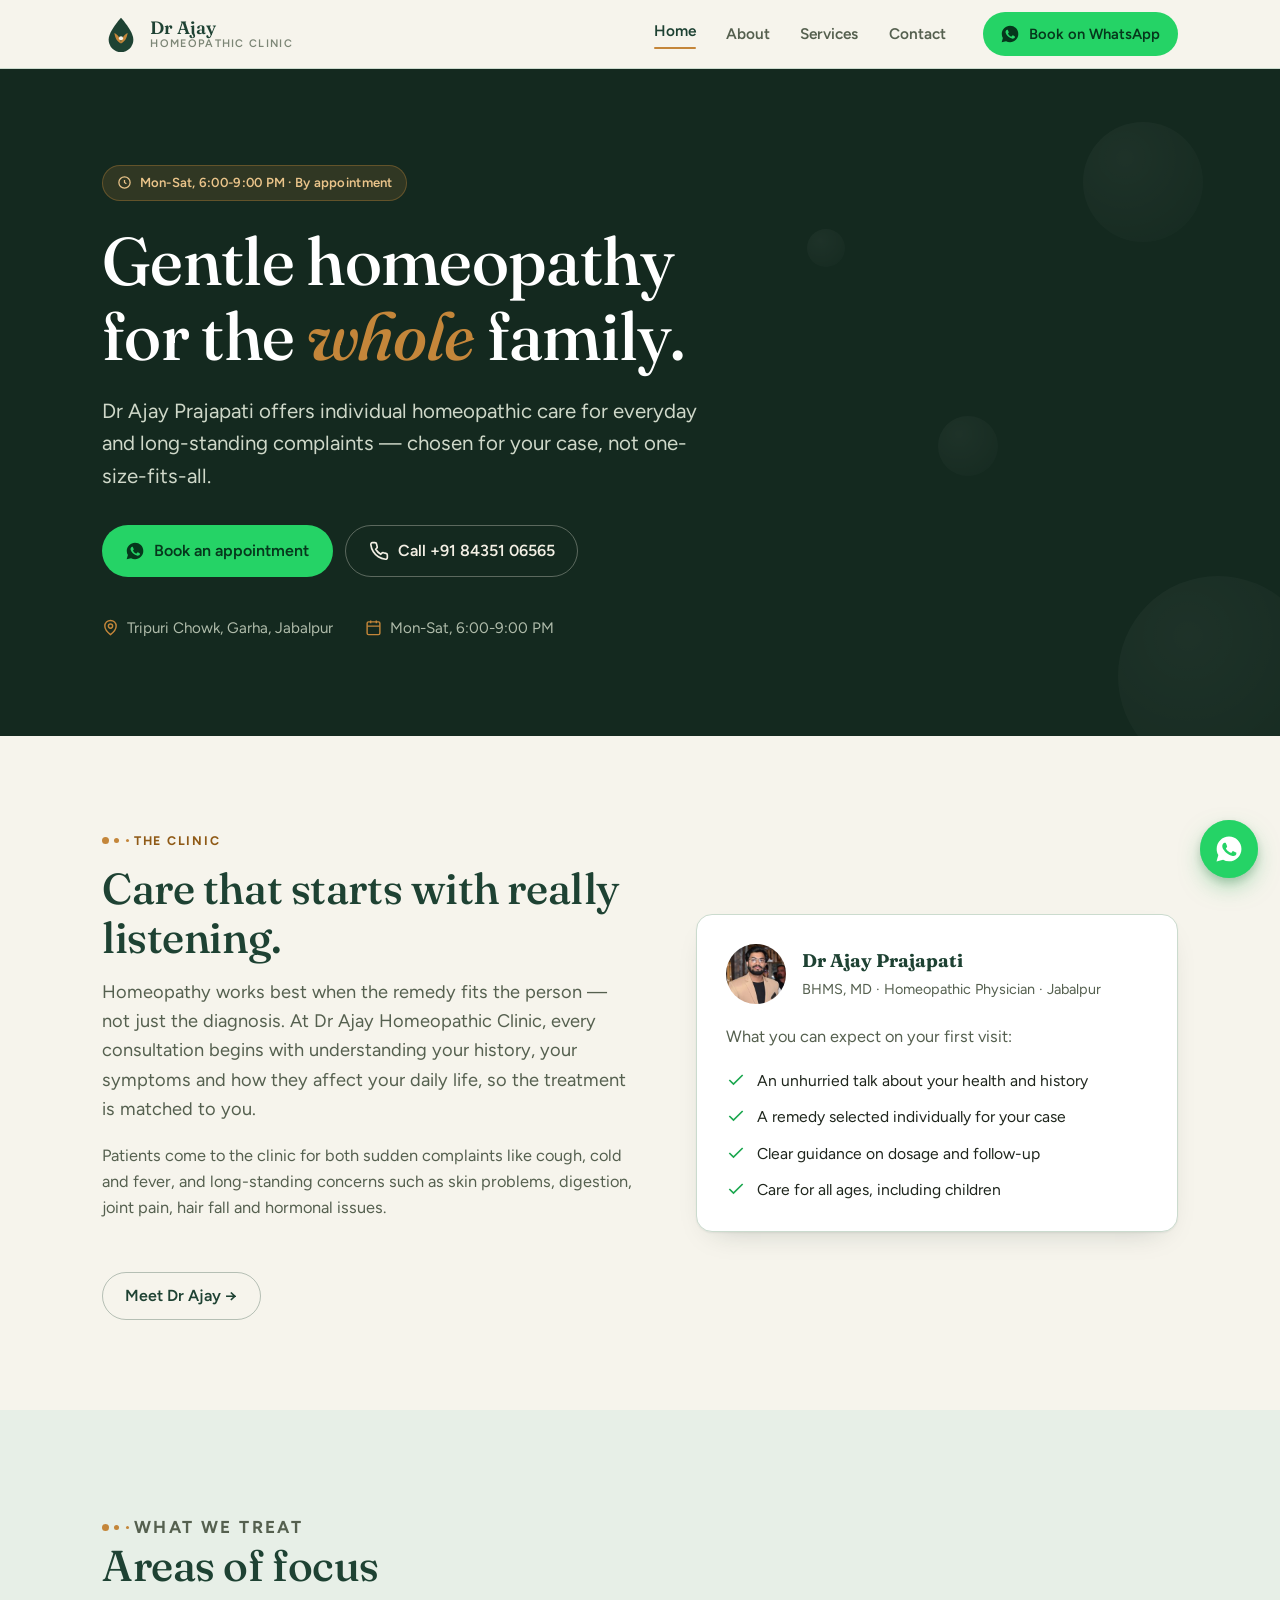
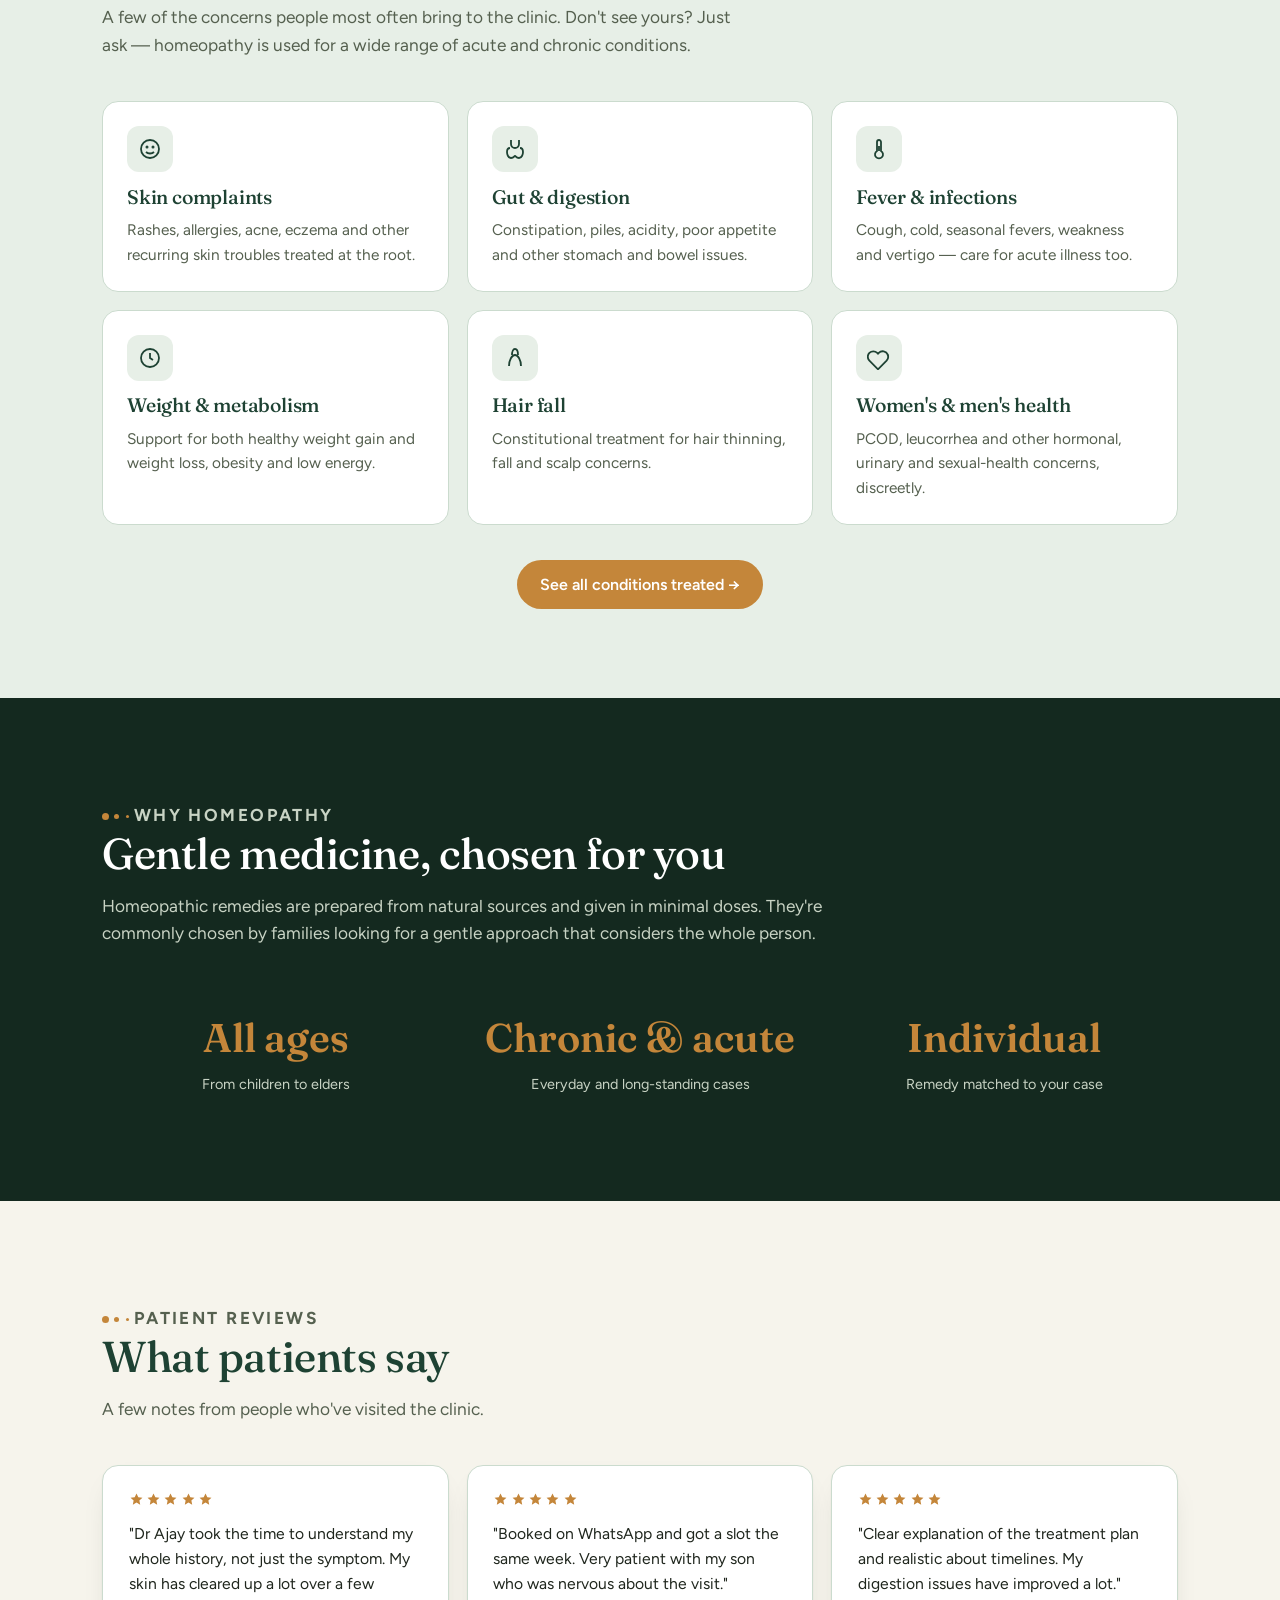
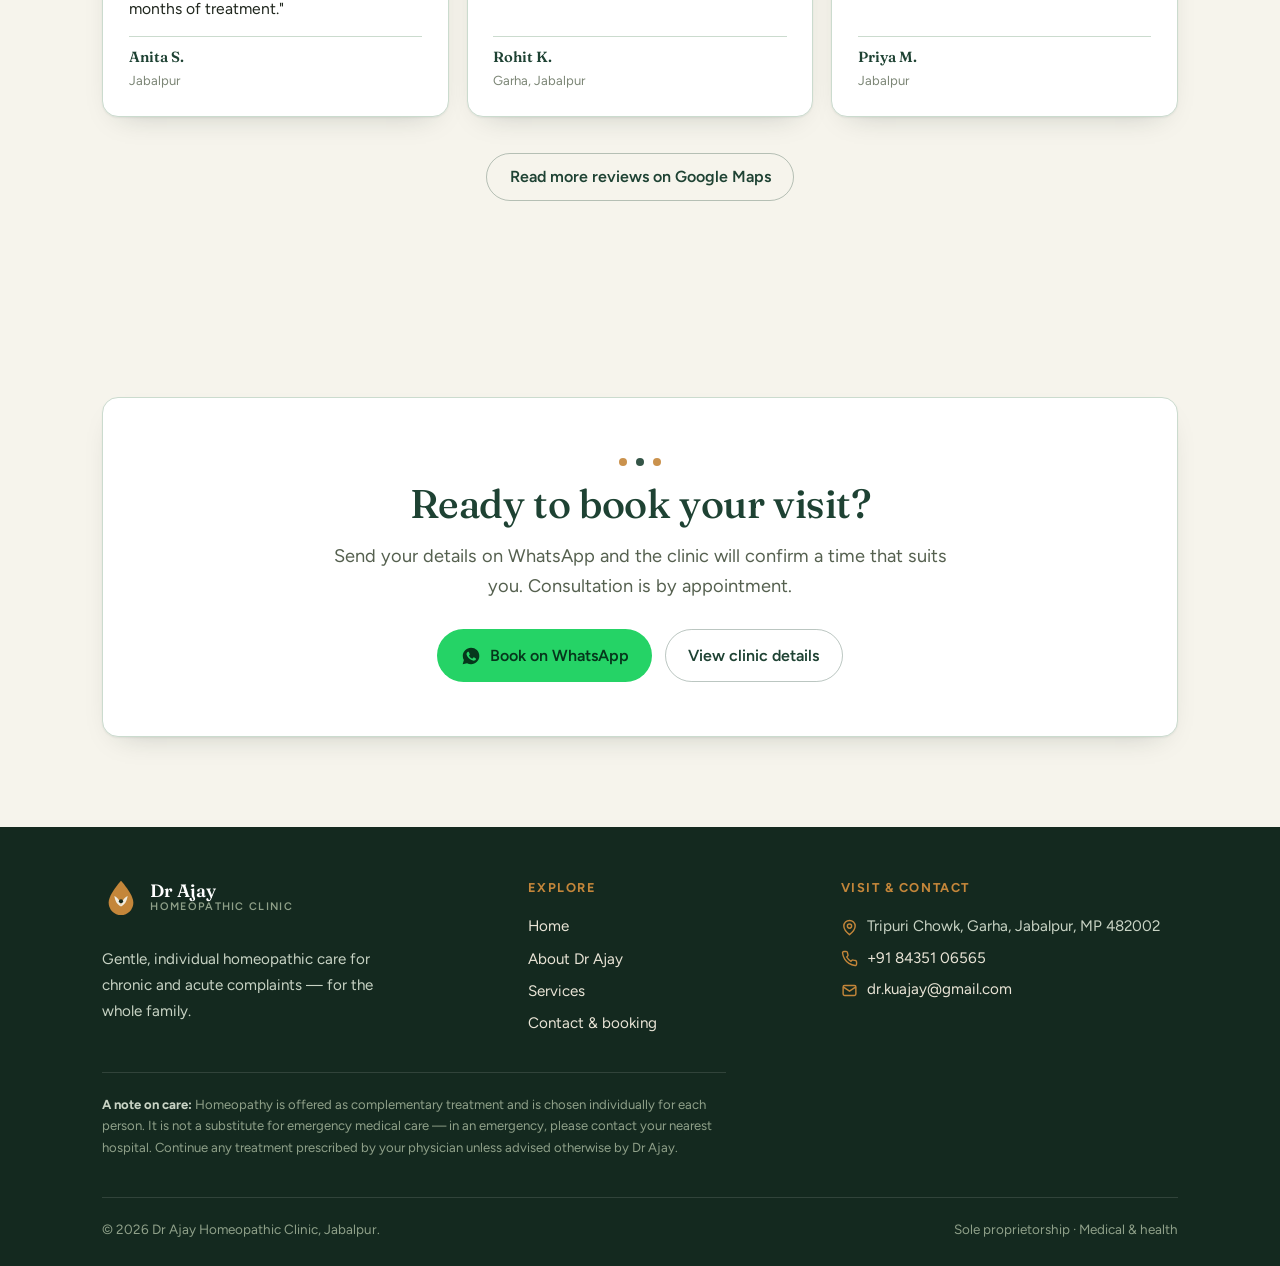
<file: index.html>
﻿<!DOCTYPE html>
<html lang="en">
<head>
<meta charset="UTF-8" />
<meta name="viewport" content="width=device-width, initial-scale=1.0" />
<title>Dr Ajay Homeopathic Clinic — Gentle homeopathy in Jabalpur</title>
<meta name="description" content="Dr Ajay Prajapati offers gentle homeopathic care for chronic and acute conditions at Tripuri Chowk, Garha, Jabalpur. Book an appointment on WhatsApp." />
<link rel="preconnect" href="https://fonts.googleapis.com">
<link rel="preconnect" href="https://fonts.gstatic.com" crossorigin>
<link href="https://fonts.googleapis.com/css2?family=Fraunces:opsz,wght@9..144,400;9..144,500;9..144,600&family=Figtree:wght@400;500;600;700&display=swap" rel="stylesheet">
<link rel="stylesheet" href="styles.css" />
<link rel="canonical" href="https://webvortexx.github.io/dr-ajay-clinic/" />
<meta name="theme-color" content="#1E4233" />
<link rel="icon" href="favicon.svg" type="image/svg+xml" />
<link rel="apple-touch-icon" href="apple-touch-icon.png" />
<meta property="og:type" content="website" />
<meta property="og:site_name" content="Dr Ajay Homeopathic Clinic" />
<meta property="og:title" content="Dr Ajay Homeopathic Clinic — Gentle homeopathy in Jabalpur" />
<meta property="og:description" content="Dr Ajay Prajapati offers gentle, individual homeopathic care for chronic and acute complaints at Tripuri Chowk, Garha, Jabalpur. Book on WhatsApp." />
<meta property="og:url" content="https://webvortexx.github.io/dr-ajay-clinic/" />
<meta property="og:image" content="https://webvortexx.github.io/dr-ajay-clinic/og-image.jpg" />
<meta property="og:image:width" content="1200" />
<meta property="og:image:height" content="630" />
<meta property="og:image:alt" content="Dr Ajay Homeopathic Clinic — Gentle homeopathy for the whole family. Garha, Jabalpur." />
<meta property="og:locale" content="en_IN" />
<meta name="twitter:card" content="summary_large_image" />
<meta name="twitter:title" content="Dr Ajay Homeopathic Clinic — Gentle homeopathy in Jabalpur" />
<meta name="twitter:description" content="Dr Ajay Prajapati offers gentle, individual homeopathic care for chronic and acute complaints at Tripuri Chowk, Garha, Jabalpur. Book on WhatsApp." />
<meta name="twitter:image" content="https://webvortexx.github.io/dr-ajay-clinic/og-image.jpg" />
<meta name="twitter:image:alt" content="Dr Ajay Homeopathic Clinic — Gentle homeopathy for the whole family. Garha, Jabalpur." />
<script type="application/ld+json">
{
  "@context": "https://schema.org",
  "@type": "MedicalClinic",
  "@id": "https://webvortexx.github.io/dr-ajay-clinic/#clinic",
  "name": "Dr Ajay Homeopathic Clinic",
  "description": "Gentle, individual homeopathic care for chronic and acute complaints \u2014 for the whole family.",
  "url": "https://webvortexx.github.io/dr-ajay-clinic/",
  "telephone": "+91-84351-06565",
  "email": "dr.kuajay@gmail.com",
  "image": "https://webvortexx.github.io/dr-ajay-clinic/og-image.jpg",
  "priceRange": "\u20b9\u20b9",
  "medicalSpecialty": "Homeopathic",
  "availableService": [
    {"@type":"MedicalTherapy","name":"Skin complaints"},
    {"@type":"MedicalTherapy","name":"Digestion & gut issues"},
    {"@type":"MedicalTherapy","name":"Fever & infections"},
    {"@type":"MedicalTherapy","name":"Weight & metabolism"},
    {"@type":"MedicalTherapy","name":"Hair fall"},
    {"@type":"MedicalTherapy","name":"Women's & men's health"}
  ],
  "address": {
    "@type": "PostalAddress",
    "streetAddress": "Tripuri Chowk, Garha",
    "addressLocality": "Jabalpur",
    "addressRegion": "Madhya Pradesh",
    "postalCode": "482002",
    "addressCountry": "IN"
  },
  "areaServed": "Jabalpur",
  "geo": {"@type":"GeoCoordinates","latitude":23.1565101,"longitude":79.8898925},
  "hasMap": "https://www.google.com/maps/place/Dr+Ajay+Homeopathic+Clinic+-+Tripuri+Medicos+Jabalpur/@23.1565101,79.8898925,17z/data=!3m1!4b1!4m6!3m5!1s0x3981b1f628d982ab:0x77f20de1bff3af4f!8m2!3d23.1565101!4d79.8898925!16s%2Fg%2F11whhf89g5",
  "sameAs": ["https://www.instagram.com/dr.ajayp"],
  "openingHoursSpecification": {"@type":"OpeningHoursSpecification","dayOfWeek":["Monday","Tuesday","Wednesday","Thursday","Friday","Saturday"],"opens":"18:00","closes":"21:00"},
  "founder": {"@type":"Person","name":"Dr Ajay Prajapati","jobTitle":"Homeopathic Physician (BHMS, MD)"}
}
</script>
<style>
/* ---- home hero ---- */
.hero { position: relative; background: var(--pine-deep); color: #F1ECDF; overflow: hidden; }
.hero__globs { position:absolute; inset:0; pointer-events:none; opacity:.5; }
.hero__globs span {
  position:absolute; border-radius:50%; background: radial-gradient(circle at 35% 30%, rgba(255,255,255,.9), rgba(255,255,255,.15));
  opacity:.10;
}
.hero .wrap { position: relative; padding-top: clamp(3.5rem,8vw,6rem); padding-bottom: clamp(3.5rem,8vw,6rem); }
.hero__chip {
  display:inline-flex; align-items:center; gap:.5rem;
  background: rgba(196,134,58,.16); color:#EAC48A; border:1px solid rgba(196,134,58,.35);
  padding:.4rem .85rem; border-radius:999px; font-size:.82rem; font-weight:600; letter-spacing:.02em;
  margin-bottom:1.4rem;
}
.hero__chip svg{ width:15px; height:15px; }
.hero h1 { color:#fff; font-size: clamp(2.5rem, 6vw, 4.2rem); font-weight:500; max-width: 15ch; }
.hero h1 em { font-style: italic; color: var(--amber); }
.hero__lead { font-size: clamp(1.08rem,2.2vw,1.28rem); color:#CFD8C9; max-width: 46ch; margin: 1.3rem 0 2rem; }
.hero .cta-row { margin-bottom: 2.4rem; }
.hero__meta { display:flex; flex-wrap:wrap; gap:1.4rem 2rem; color:#AFBBAA; font-size:.95rem; }
.hero__meta div{ display:flex; align-items:center; gap:.5rem; }
.hero__meta svg{ width:17px; height:17px; color: var(--amber); flex:0 0 auto; }

/* intro split */
.intro-grid { display:grid; grid-template-columns: 1.1fr 1fr; gap: clamp(2rem,5vw,4rem); align-items:center; }
.intro-card {
  background: var(--paper); border:1px solid var(--sage-line); border-radius: var(--radius);
  padding: 1.8rem; box-shadow: var(--shadow);
}
.intro-card .doc { display:flex; align-items:center; gap:1rem; margin-bottom:1.2rem; }
.doc__badge {
  width:60px; height:60px; border-radius:50%; background: var(--sage); color:var(--pine);
  display:grid; place-items:center; font-family:var(--display); font-weight:600; font-size:1.5rem; flex:0 0 auto;
  overflow:hidden;
}
.doc__badge img{ width:100%; height:100%; object-fit:cover; }
.doc__meta b{ display:block; font-size:1.15rem; color:var(--pine); font-family:var(--display); }
.doc__meta span{ font-size:.9rem; color: var(--ink-soft); }
.checklist{ list-style:none; margin:1.2rem 0 0; padding:0; display:flex; flex-direction:column; gap:.7rem; }
.checklist li{ display:flex; gap:.7rem; align-items:flex-start; font-size:.98rem; }
.checklist svg{ width:20px; height:20px; color: var(--wa-deep); flex:0 0 auto; margin-top:2px; }

@media (max-width: 820px){ .intro-grid{ grid-template-columns:1fr; } }

/* patient reviews */
.review-card{
  background: var(--paper); border:1px solid var(--sage-line); border-radius: var(--radius);
  padding: 1.6rem; box-shadow: var(--shadow); display:flex; flex-direction:column; gap:.9rem;
}
.review-card .stars{ display:flex; gap:.15rem; color: var(--amber); }
.review-card .stars svg{ width:15px; height:15px; }
.review-card .quote{ margin:0; color: var(--ink); font-size:.98rem; line-height:1.6; }
.review-card .who{ display:flex; flex-direction:column; margin-top:auto; padding-top:.6rem; border-top:1px solid var(--sage-line); }
.review-card .who b{ font-size:.92rem; color: var(--pine); font-family: var(--display); font-weight:600; }
.review-card .who span{ font-size:.82rem; color: var(--ink-faint); }
</style>
</head>
<body>

<!-- ============ HEADER ============ -->
<header class="site-head">
  <div class="wrap">
    <a class="brand" href="index.html" aria-label="Dr Ajay Homeopathic Clinic — home">
      <svg class="brand__mark" viewBox="0 0 40 40" fill="none" aria-hidden="true">
        <path d="M20 3C20 3 7 17 7 26a13 13 0 0 0 26 0C33 17 20 3 20 3Z" fill="#1E4233"/>
        <path d="M20 30c0-5 3-9 7-11-1 6-3 9-7 11Zm0 0c0-5-3-9-7-11 1 6 3 9 7 11Z" fill="#C4863A"/>
        <circle cx="20" cy="24.5" r="2.2" fill="#F6F4EC"/>
      </svg>
      <span class="brand__text">
        <span class="brand__name">Dr Ajay</span>
        <span class="brand__sub">Homeopathic Clinic</span>
      </span>
    </a>
    <nav class="nav" aria-label="Primary">
      <a href="index.html" class="is-active">Home</a>
      <a href="about.html">About</a>
      <a href="services.html">Services</a>
      <a href="contact.html">Contact</a>
    </nav>
    <div class="head-cta">
      <a class="btn btn--wa" href="contact.html">
        <svg viewBox="0 0 24 24" fill="currentColor" aria-hidden="true"><path d="M12.04 2C6.58 2 2.13 6.45 2.13 11.91c0 1.75.46 3.45 1.32 4.95L2 22l5.25-1.38a9.9 9.9 0 0 0 4.79 1.22h.01c5.46 0 9.91-4.45 9.91-9.91 0-2.65-1.03-5.14-2.9-7.01A9.82 9.82 0 0 0 12.04 2Zm5.8 14.13c-.25.7-1.44 1.33-1.98 1.38-.53.05-.53.44-3.34-.7-2.8-1.14-4.6-4-4.74-4.19-.14-.19-1.15-1.53-1.15-2.92 0-1.39.73-2.07.99-2.35a1.04 1.04 0 0 1 .75-.35c.19 0 .37 0 .53.01.17.01.4-.06.62.48.25.6.85 2.08.92 2.23.07.14.12.31.02.5-.09.19-.14.31-.28.48-.14.16-.29.37-.42.49-.14.14-.28.29-.12.56.16.28.71 1.17 1.53 1.9 1.05.93 1.94 1.22 2.22 1.36.28.14.44.12.6-.07.16-.19.69-.8.87-1.08.18-.28.37-.23.62-.14.25.09 1.6.76 1.87.9.28.14.46.21.53.32.07.12.07.65-.18 1.35Z"/></svg>
        Book on WhatsApp
      </a>
    </div>
    <button class="nav-toggle" data-nav-toggle aria-label="Open menu" aria-expanded="false">
      <svg viewBox="0 0 24 24" fill="none" stroke="currentColor" stroke-width="2" stroke-linecap="round"><path d="M3 6h18M3 12h18M3 18h18"/></svg>
    </button>
  </div>
</header>

<!-- ============ HERO ============ -->
<section class="hero">
  <div class="hero__globs" aria-hidden="true">
    <span style="width:120px;height:120px;top:8%;right:6%"></span>
    <span style="width:60px;height:60px;top:52%;right:22%"></span>
    <span style="width:200px;height:200px;bottom:-6%;right:-3%"></span>
    <span style="width:38px;height:38px;top:24%;right:34%"></span>
  </div>
  <div class="wrap">
    <span class="hero__chip">
      <svg viewBox="0 0 24 24" fill="none" stroke="currentColor" stroke-width="2"><path d="M12 8v4l3 2"/><circle cx="12" cy="12" r="9"/></svg>
      Mon-Sat, 6:00-9:00 PM · By appointment
    </span>
    <h1>Gentle homeopathy for the <em>whole</em> family.</h1>
    <p class="hero__lead">Dr Ajay Prajapati offers individual homeopathic care for everyday and long-standing complaints — chosen for your case, not one-size-fits-all.</p>
    <div class="cta-row">
      <a class="btn btn--wa" href="contact.html">
        <svg viewBox="0 0 24 24" fill="currentColor" aria-hidden="true"><path d="M12.04 2C6.58 2 2.13 6.45 2.13 11.91c0 1.75.46 3.45 1.32 4.95L2 22l5.25-1.38a9.9 9.9 0 0 0 4.79 1.22h.01c5.46 0 9.91-4.45 9.91-9.91 0-2.65-1.03-5.14-2.9-7.01A9.82 9.82 0 0 0 12.04 2Zm5.8 14.13c-.25.7-1.44 1.33-1.98 1.38-.53.05-.53.44-3.34-.7-2.8-1.14-4.6-4-4.74-4.19-.14-.19-1.15-1.53-1.15-2.92 0-1.39.73-2.07.99-2.35a1.04 1.04 0 0 1 .75-.35c.19 0 .37 0 .53.01.17.01.4-.06.62.48.25.6.85 2.08.92 2.23.07.14.12.31.02.5-.09.19-.14.31-.28.48-.14.16-.29.37-.42.49-.14.14-.28.29-.12.56.16.28.71 1.17 1.53 1.9 1.05.93 1.94 1.22 2.22 1.36.28.14.44.12.6-.07.16-.19.69-.8.87-1.08.18-.28.37-.23.62-.14.25.09 1.6.76 1.87.9.28.14.46.21.53.32.07.12.07.65-.18 1.35Z"/></svg>
        Book an appointment
      </a>
      <a class="btn btn--onDark" href="tel:+918435106565">
        <svg viewBox="0 0 24 24" fill="none" stroke="currentColor" stroke-width="2"><path d="M22 16.9v3a2 2 0 0 1-2.2 2 19.8 19.8 0 0 1-8.6-3 19.5 19.5 0 0 1-6-6 19.8 19.8 0 0 1-3-8.6A2 2 0 0 1 4.1 2h3a2 2 0 0 1 2 1.7c.1 1 .4 1.9.7 2.8a2 2 0 0 1-.5 2.1L8.1 9.9a16 16 0 0 0 6 6l1.3-1.3a2 2 0 0 1 2.1-.4c.9.3 1.8.6 2.8.7a2 2 0 0 1 1.7 2Z"/></svg>
        Call +91 84351 06565
      </a>
    </div>
    <div class="hero__meta">
      <div><svg viewBox="0 0 24 24" fill="none" stroke="currentColor" stroke-width="2"><path d="M20 10c0 6-8 12-8 12s-8-6-8-12a8 8 0 0 1 16 0Z"/><circle cx="12" cy="10" r="3"/></svg> Tripuri Chowk, Garha, Jabalpur</div>
      <div><svg viewBox="0 0 24 24" fill="none" stroke="currentColor" stroke-width="2"><rect x="3" y="4" width="18" height="18" rx="2"/><path d="M16 2v4M8 2v4M3 10h18"/></svg> Mon-Sat, 6:00-9:00 PM</div>
    </div>
  </div>
</section>

<!-- ============ INTRO ============ -->
<section class="section">
  <div class="wrap intro-grid">
    <div class="reveal">
      <p class="eyebrow">The clinic</p>
      <h2 style="font-size:clamp(1.9rem,4.2vw,2.7rem)">Care that starts with really listening.</h2>
      <p class="lead" style="margin-top:1rem">Homeopathy works best when the remedy fits the person — not just the diagnosis. At Dr Ajay Homeopathic Clinic, every consultation begins with understanding your history, your symptoms and how they affect your daily life, so the treatment is matched to you.</p>
      <p style="color:var(--ink-soft)">Patients come to the clinic for both sudden complaints like cough, cold and fever, and long-standing concerns such as skin problems, digestion, joint pain, hair fall and hormonal issues.</p>
      <a class="btn btn--ghost mt-lg" href="about.html">Meet Dr Ajay →</a>
    </div>
    <div class="intro-card reveal">
      <div class="doc">
        <div class="doc__badge"><img src="dr-ajay-photo-thumb.jpg" alt="Dr Ajay Prajapati" width="60" height="60" loading="lazy" /></div>
        <div class="doc__meta">
          <b>Dr Ajay Prajapati</b>
          <span>BHMS, MD · Homeopathic Physician · Jabalpur</span>
        </div>
      </div>
      <p style="margin:0;color:var(--ink-soft)">What you can expect on your first visit:</p>
      <ul class="checklist">
        <li><svg viewBox="0 0 24 24" fill="none" stroke="currentColor" stroke-width="2"><path d="M20 6 9 17l-5-5"/></svg> An unhurried talk about your health and history</li>
        <li><svg viewBox="0 0 24 24" fill="none" stroke="currentColor" stroke-width="2"><path d="M20 6 9 17l-5-5"/></svg> A remedy selected individually for your case</li>
        <li><svg viewBox="0 0 24 24" fill="none" stroke="currentColor" stroke-width="2"><path d="M20 6 9 17l-5-5"/></svg> Clear guidance on dosage and follow-up</li>
        <li><svg viewBox="0 0 24 24" fill="none" stroke="currentColor" stroke-width="2"><path d="M20 6 9 17l-5-5"/></svg> Care for all ages, including children</li>
      </ul>
    </div>
  </div>
</section>

<!-- ============ FOCUS AREAS ============ -->
<section class="section section--sage">
  <div class="wrap">
    <div class="section-head reveal">
      <p class="eyebrow">What we treat</p>
      <h2>Areas of focus</h2>
      <p>A few of the concerns people most often bring to the clinic. Don't see yours? Just ask — homeopathy is used for a wide range of acute and chronic conditions.</p>
    </div>
    <div class="grid grid--3">
      <article class="focus reveal">
        <div class="focus__ico"><svg viewBox="0 0 24 24" fill="none" stroke="currentColor" stroke-width="1.8"><circle cx="12" cy="12" r="9"/><path d="M8 15c1 1 2.5 1.5 4 1.5s3-.5 4-1.5"/><circle cx="9" cy="10" r=".6" fill="currentColor"/><circle cx="15" cy="10" r=".6" fill="currentColor"/></svg></div>
        <h3>Skin complaints</h3>
        <p>Rashes, allergies, acne, eczema and other recurring skin troubles treated at the root.</p>
      </article>
      <article class="focus reveal">
        <div class="focus__ico"><svg viewBox="0 0 24 24" fill="none" stroke="currentColor" stroke-width="1.8"><path d="M8 3v4a4 4 0 0 0 8 0V3"/><path d="M7 11c-2 0-3 2-3 4s1 6 4 6 3-2 4-2 1 2 4 2 4-4 4-6-1-4-3-4"/></svg></div>
        <h3>Gut &amp; digestion</h3>
        <p>Constipation, piles, acidity, poor appetite and other stomach and bowel issues.</p>
      </article>
      <article class="focus reveal">
        <div class="focus__ico"><svg viewBox="0 0 24 24" fill="none" stroke="currentColor" stroke-width="1.8"><path d="M12 3a2 2 0 0 0-2 2v9a4 4 0 1 0 4 0V5a2 2 0 0 0-2-2Z"/><path d="M12 9v5"/></svg></div>
        <h3>Fever &amp; infections</h3>
        <p>Cough, cold, seasonal fevers, weakness and vertigo — care for acute illness too.</p>
      </article>
      <article class="focus reveal">
        <div class="focus__ico"><svg viewBox="0 0 24 24" fill="none" stroke="currentColor" stroke-width="1.8"><circle cx="12" cy="12" r="9"/><path d="M12 7v5l3 2"/></svg></div>
        <h3>Weight &amp; metabolism</h3>
        <p>Support for both healthy weight gain and weight loss, obesity and low energy.</p>
      </article>
      <article class="focus reveal">
        <div class="focus__ico"><svg viewBox="0 0 24 24" fill="none" stroke="currentColor" stroke-width="1.8"><path d="M6 20c0-6 3-11 6-11s6 5 6 11"/><path d="M9 9C9 6 10 3 12 3s3 3 3 6"/></svg></div>
        <h3>Hair fall</h3>
        <p>Constitutional treatment for hair thinning, fall and scalp concerns.</p>
      </article>
      <article class="focus reveal">
        <div class="focus__ico"><svg viewBox="0 0 24 24" fill="none" stroke="currentColor" stroke-width="1.8"><path d="M20.8 8.6a5.5 5.5 0 0 0-9-1.7l-.8.8-.8-.8a5.5 5.5 0 1 0-7.8 7.8l8.6 8.6 8.6-8.6a5.5 5.5 0 0 0 1-6.1Z"/></svg></div>
        <h3>Women's &amp; men's health</h3>
        <p>PCOD, leucorrhea and other hormonal, urinary and sexual-health concerns, discreetly.</p>
      </article>
    </div>
    <div class="center mt-lg reveal">
      <a class="btn btn--amber" href="services.html">See all conditions treated →</a>
    </div>
  </div>
</section>

<!-- ============ WHY / STATS ============ -->
<section class="section section--pine">
  <div class="wrap">
    <div class="section-head reveal" style="max-width:720px">
      <p class="eyebrow">Why homeopathy</p>
      <h2>Gentle medicine, chosen for you</h2>
      <p>Homeopathic remedies are prepared from natural sources and given in minimal doses. They're commonly chosen by families looking for a gentle approach that considers the whole person.</p>
    </div>
    <div class="stats reveal">
      <div class="stat"><b>All ages</b><span>From children to elders</span></div>
      <div class="stat"><b>Chronic &amp; acute</b><span>Everyday and long-standing cases</span></div>
      <div class="stat"><b>Individual</b><span>Remedy matched to your case</span></div>
    </div>
  </div>
</section>

<!-- ============ REVIEWS ============ -->
<!-- PLACEHOLDER CONTENT — replace these three cards with real patient reviews. -->
<section class="section">
  <div class="wrap">
    <div class="section-head reveal">
      <p class="eyebrow">Patient reviews</p>
      <h2>What patients say</h2>
      <p>A few notes from people who've visited the clinic.</p>
    </div>
    <div class="grid grid--3">
      <article class="review-card reveal">
        <div class="stars" aria-hidden="true">
          <svg viewBox="0 0 24 24" fill="currentColor"><path d="M12 2.5l2.9 6 6.6.7-4.9 4.5 1.3 6.5L12 16.9l-5.9 3.3 1.3-6.5-4.9-4.5 6.6-.7Z"/></svg>
          <svg viewBox="0 0 24 24" fill="currentColor"><path d="M12 2.5l2.9 6 6.6.7-4.9 4.5 1.3 6.5L12 16.9l-5.9 3.3 1.3-6.5-4.9-4.5 6.6-.7Z"/></svg>
          <svg viewBox="0 0 24 24" fill="currentColor"><path d="M12 2.5l2.9 6 6.6.7-4.9 4.5 1.3 6.5L12 16.9l-5.9 3.3 1.3-6.5-4.9-4.5 6.6-.7Z"/></svg>
          <svg viewBox="0 0 24 24" fill="currentColor"><path d="M12 2.5l2.9 6 6.6.7-4.9 4.5 1.3 6.5L12 16.9l-5.9 3.3 1.3-6.5-4.9-4.5 6.6-.7Z"/></svg>
          <svg viewBox="0 0 24 24" fill="currentColor"><path d="M12 2.5l2.9 6 6.6.7-4.9 4.5 1.3 6.5L12 16.9l-5.9 3.3 1.3-6.5-4.9-4.5 6.6-.7Z"/></svg>
        </div>
        <p class="quote">"Dr Ajay took the time to understand my whole history, not just the symptom. My skin has cleared up a lot over a few months of treatment."</p>
        <div class="who"><b>Anita S.</b><span>Jabalpur</span></div>
      </article>
      <article class="review-card reveal">
        <div class="stars" aria-hidden="true">
          <svg viewBox="0 0 24 24" fill="currentColor"><path d="M12 2.5l2.9 6 6.6.7-4.9 4.5 1.3 6.5L12 16.9l-5.9 3.3 1.3-6.5-4.9-4.5 6.6-.7Z"/></svg>
          <svg viewBox="0 0 24 24" fill="currentColor"><path d="M12 2.5l2.9 6 6.6.7-4.9 4.5 1.3 6.5L12 16.9l-5.9 3.3 1.3-6.5-4.9-4.5 6.6-.7Z"/></svg>
          <svg viewBox="0 0 24 24" fill="currentColor"><path d="M12 2.5l2.9 6 6.6.7-4.9 4.5 1.3 6.5L12 16.9l-5.9 3.3 1.3-6.5-4.9-4.5 6.6-.7Z"/></svg>
          <svg viewBox="0 0 24 24" fill="currentColor"><path d="M12 2.5l2.9 6 6.6.7-4.9 4.5 1.3 6.5L12 16.9l-5.9 3.3 1.3-6.5-4.9-4.5 6.6-.7Z"/></svg>
          <svg viewBox="0 0 24 24" fill="currentColor"><path d="M12 2.5l2.9 6 6.6.7-4.9 4.5 1.3 6.5L12 16.9l-5.9 3.3 1.3-6.5-4.9-4.5 6.6-.7Z"/></svg>
        </div>
        <p class="quote">"Booked on WhatsApp and got a slot the same week. Very patient with my son who was nervous about the visit."</p>
        <div class="who"><b>Rohit K.</b><span>Garha, Jabalpur</span></div>
      </article>
      <article class="review-card reveal">
        <div class="stars" aria-hidden="true">
          <svg viewBox="0 0 24 24" fill="currentColor"><path d="M12 2.5l2.9 6 6.6.7-4.9 4.5 1.3 6.5L12 16.9l-5.9 3.3 1.3-6.5-4.9-4.5 6.6-.7Z"/></svg>
          <svg viewBox="0 0 24 24" fill="currentColor"><path d="M12 2.5l2.9 6 6.6.7-4.9 4.5 1.3 6.5L12 16.9l-5.9 3.3 1.3-6.5-4.9-4.5 6.6-.7Z"/></svg>
          <svg viewBox="0 0 24 24" fill="currentColor"><path d="M12 2.5l2.9 6 6.6.7-4.9 4.5 1.3 6.5L12 16.9l-5.9 3.3 1.3-6.5-4.9-4.5 6.6-.7Z"/></svg>
          <svg viewBox="0 0 24 24" fill="currentColor"><path d="M12 2.5l2.9 6 6.6.7-4.9 4.5 1.3 6.5L12 16.9l-5.9 3.3 1.3-6.5-4.9-4.5 6.6-.7Z"/></svg>
          <svg viewBox="0 0 24 24" fill="currentColor"><path d="M12 2.5l2.9 6 6.6.7-4.9 4.5 1.3 6.5L12 16.9l-5.9 3.3 1.3-6.5-4.9-4.5 6.6-.7Z"/></svg>
        </div>
        <p class="quote">"Clear explanation of the treatment plan and realistic about timelines. My digestion issues have improved a lot."</p>
        <div class="who"><b>Priya M.</b><span>Jabalpur</span></div>
      </article>
    </div>
    <p class="center mt-lg reveal">
      <a class="btn btn--ghost" href="https://maps.app.goo.gl/gETN5ZMWVegFKqZ66" target="_blank" rel="noopener">Read more reviews on Google Maps</a>
    </p>
  </div>
</section>

<!-- ============ CTA BAND ============ -->
<section class="section">
  <div class="wrap">
    <div class="card reveal" style="text-align:center; padding: clamp(2.2rem,5vw,3.4rem); background: var(--paper);">
      <div class="globules" aria-hidden="true"><span></span><span></span><span></span></div>
      <h2 style="font-size:clamp(1.8rem,4vw,2.5rem); margin-top:.6rem;">Ready to book your visit?</h2>
      <p class="lead" style="max-width:52ch;margin:1rem auto 1.8rem;">Send your details on WhatsApp and the clinic will confirm a time that suits you. Consultation is by appointment.</p>
      <div class="cta-row" style="justify-content:center">
        <a class="btn btn--wa" href="contact.html">
          <svg viewBox="0 0 24 24" fill="currentColor" aria-hidden="true"><path d="M12.04 2C6.58 2 2.13 6.45 2.13 11.91c0 1.75.46 3.45 1.32 4.95L2 22l5.25-1.38a9.9 9.9 0 0 0 4.79 1.22h.01c5.46 0 9.91-4.45 9.91-9.91 0-2.65-1.03-5.14-2.9-7.01A9.82 9.82 0 0 0 12.04 2Zm5.8 14.13c-.25.7-1.44 1.33-1.98 1.38-.53.05-.53.44-3.34-.7-2.8-1.14-4.6-4-4.74-4.19-.14-.19-1.15-1.53-1.15-2.92 0-1.39.73-2.07.99-2.35a1.04 1.04 0 0 1 .75-.35c.19 0 .37 0 .53.01.17.01.4-.06.62.48.25.6.85 2.08.92 2.23.07.14.12.31.02.5-.09.19-.14.31-.28.48-.14.16-.29.37-.42.49-.14.14-.28.29-.12.56.16.28.71 1.17 1.53 1.9 1.05.93 1.94 1.22 2.22 1.36.28.14.44.12.6-.07.16-.19.69-.8.87-1.08.18-.28.37-.23.62-.14.25.09 1.6.76 1.87.9.28.14.46.21.53.32.07.12.07.65-.18 1.35Z"/></svg>
          Book on WhatsApp
        </a>
        <a class="btn btn--ghost" href="contact.html">View clinic details</a>
      </div>
    </div>
  </div>
</section>

<!-- ============ FOOTER ============ -->
<footer class="site-foot">
  <div class="wrap">
    <div class="foot-grid">
      <div class="foot-brand">
        <a class="brand" href="index.html" style="margin-bottom:1rem">
          <svg class="brand__mark" viewBox="0 0 40 40" fill="none" aria-hidden="true">
            <path d="M20 3C20 3 7 17 7 26a13 13 0 0 0 26 0C33 17 20 3 20 3Z" fill="#C4863A"/>
            <path d="M20 30c0-5 3-9 7-11-1 6-3 9-7 11Zm0 0c0-5-3-9-7-11 1 6 3 9 7 11Z" fill="#F1ECDF"/>
            <circle cx="20" cy="24.5" r="2.2" fill="#14291F"/>
          </svg>
          <span class="brand__text"><span class="brand__name">Dr Ajay</span><span class="brand__sub" style="color:#8FA089">Homeopathic Clinic</span></span>
        </a>
        <p>Gentle, individual homeopathic care for chronic and acute complaints — for the whole family.</p>
      </div>
      <div>
        <h4>Explore</h4>
        <ul class="foot-list">
          <li><a href="index.html">Home</a></li>
          <li><a href="about.html">About Dr Ajay</a></li>
          <li><a href="services.html">Services</a></li>
          <li><a href="contact.html">Contact &amp; booking</a></li>
        </ul>
      </div>
      <div>
        <h4>Visit &amp; contact</h4>
        <p class="contact-line"><svg viewBox="0 0 24 24" fill="none" stroke="currentColor" stroke-width="2"><path d="M20 10c0 6-8 12-8 12s-8-6-8-12a8 8 0 0 1 16 0Z"/><circle cx="12" cy="10" r="3"/></svg> Tripuri Chowk, Garha, Jabalpur, MP 482002</p>
        <p class="contact-line"><svg viewBox="0 0 24 24" fill="none" stroke="currentColor" stroke-width="2"><path d="M22 16.9v3a2 2 0 0 1-2.2 2 19.8 19.8 0 0 1-8.6-3 19.5 19.5 0 0 1-6-6 19.8 19.8 0 0 1-3-8.6A2 2 0 0 1 4.1 2h3a2 2 0 0 1 2 1.7c.1 1 .4 1.9.7 2.8a2 2 0 0 1-.5 2.1L8.1 9.9a16 16 0 0 0 6 6l1.3-1.3a2 2 0 0 1 2.1-.4c.9.3 1.8.6 2.8.7a2 2 0 0 1 1.7 2Z"/></svg> <a href="tel:+918435106565">+91 84351 06565</a></p>
        <p class="contact-line"><svg viewBox="0 0 24 24" fill="none" stroke="currentColor" stroke-width="2"><rect x="3" y="5" width="18" height="14" rx="2"/><path d="m3 7 9 6 9-6"/></svg> <a href="mailto:dr.kuajay@gmail.com">dr.kuajay@gmail.com</a></p>
      </div>
    </div>
    <p class="disclaimer"><b>A note on care:</b> Homeopathy is offered as complementary treatment and is chosen individually for each person. It is not a substitute for emergency medical care — in an emergency, please contact your nearest hospital. Continue any treatment prescribed by your physician unless advised otherwise by Dr Ajay.</p>
    <div class="foot-bottom">
      <span>© <span data-year>2025</span> Dr Ajay Homeopathic Clinic, Jabalpur.</span>
      <span>Sole proprietorship · Medical &amp; health</span>
    </div>
  </div>
</footer>

<script src="script.js"></script>
</body>
</html>
</file>
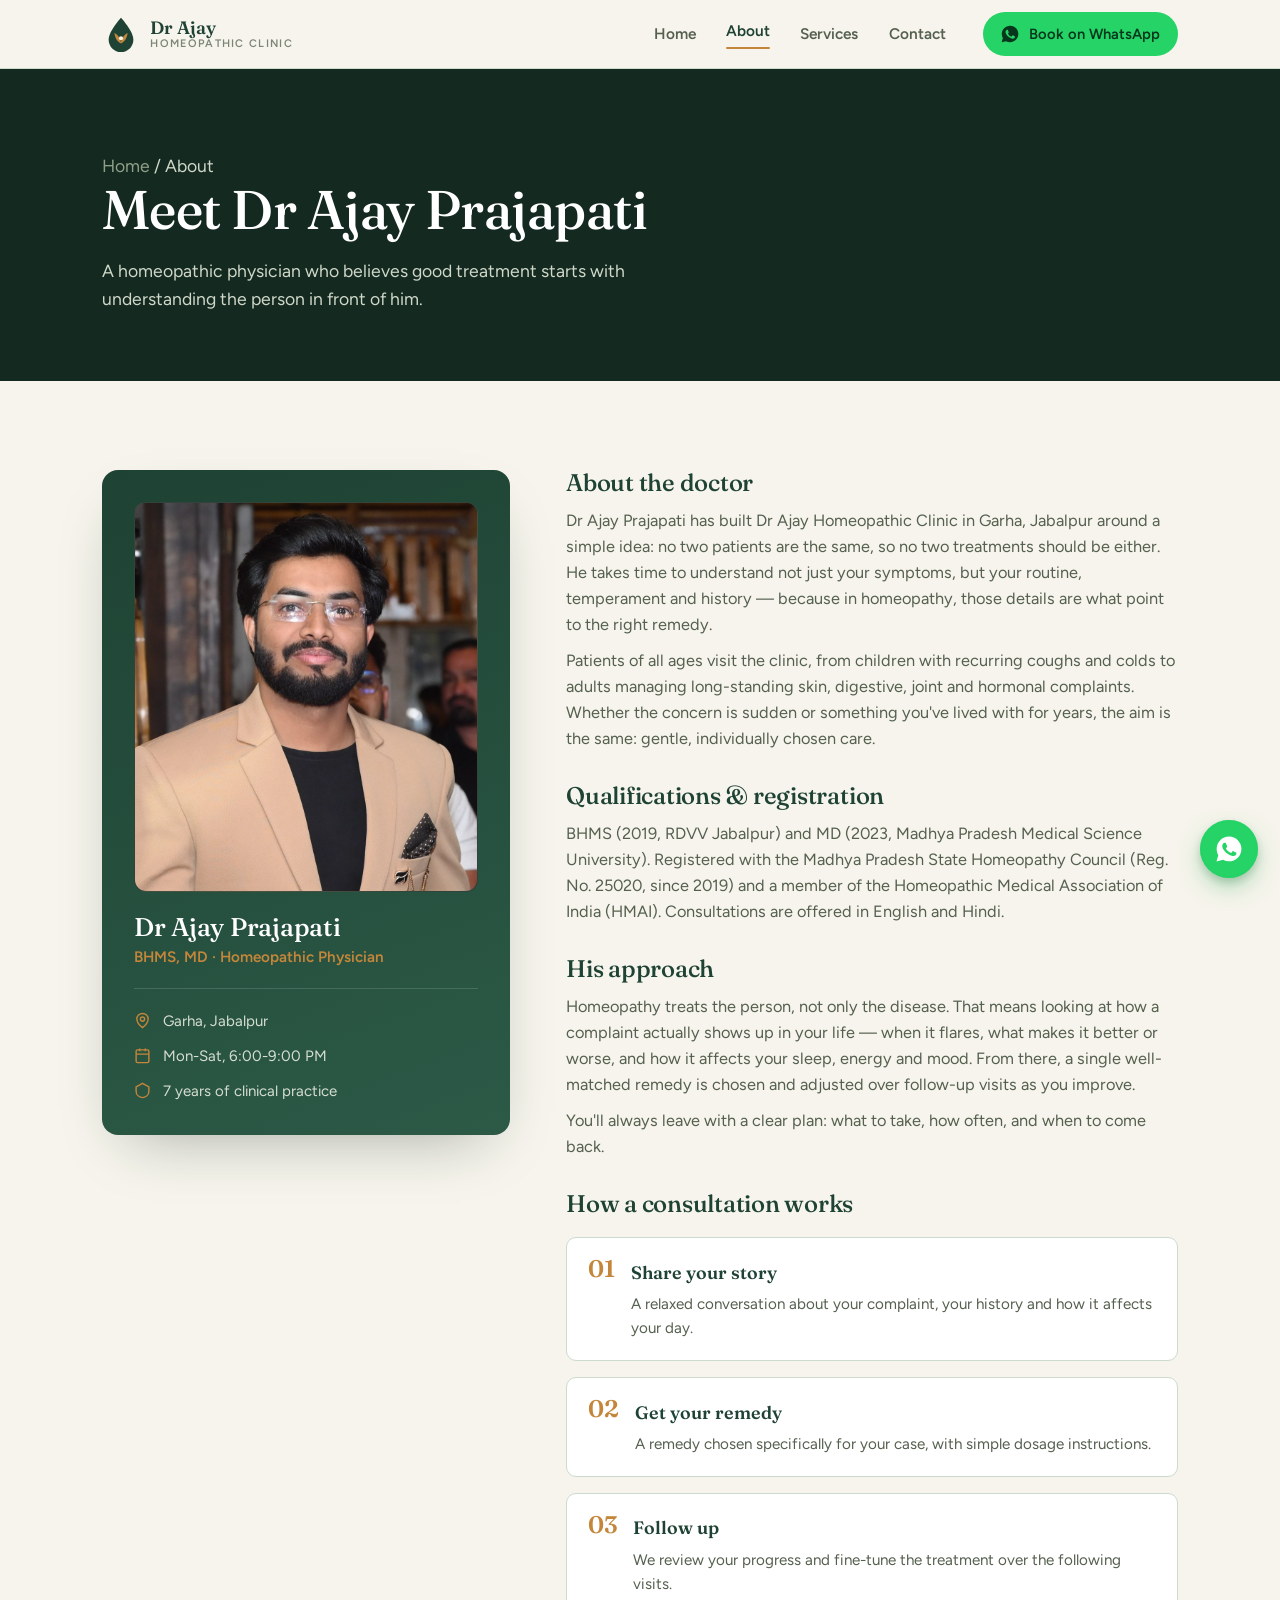
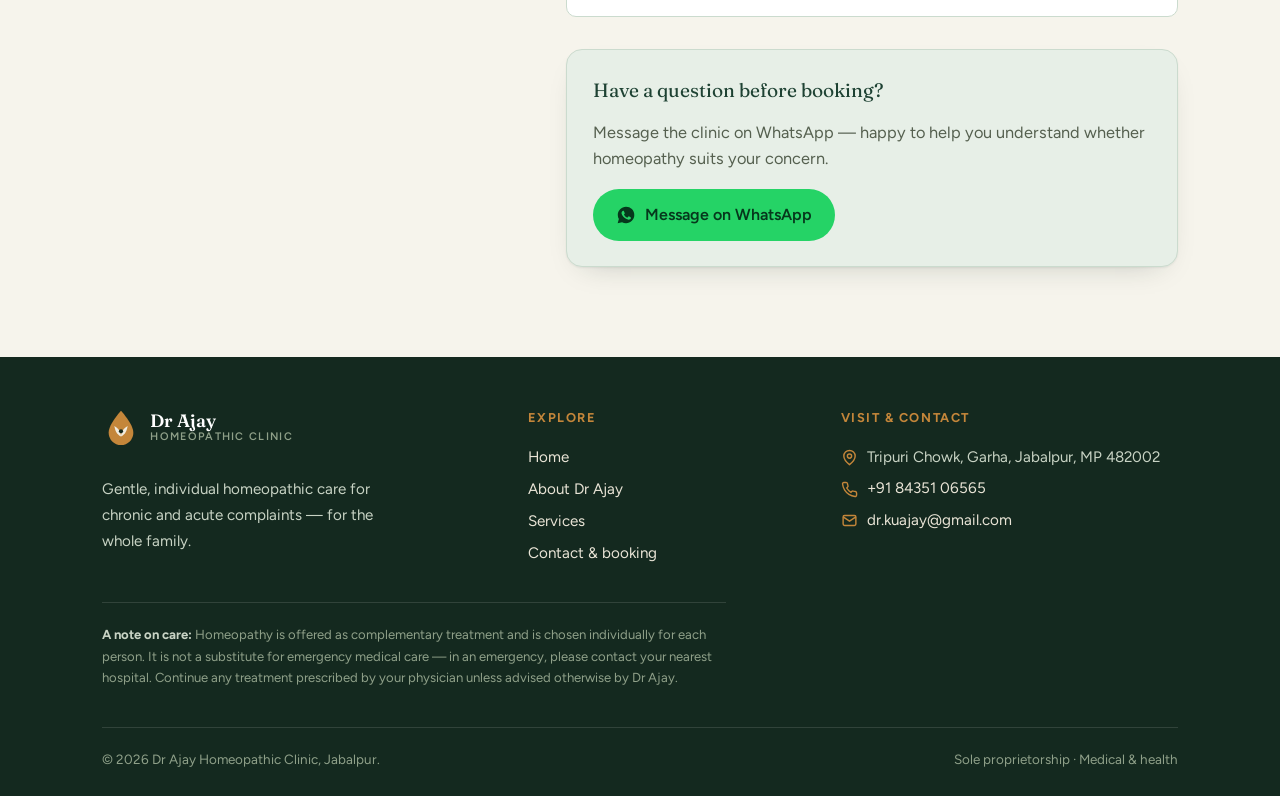
<file: about.html>
﻿<!DOCTYPE html>
<html lang="en">
<head>
<meta charset="UTF-8" />
<meta name="viewport" content="width=device-width, initial-scale=1.0" />
<title>About Dr Ajay Prajapati — Dr Ajay Homeopathic Clinic, Jabalpur</title>
<meta name="description" content="Meet Dr Ajay Prajapati and learn how consultations work at Dr Ajay Homeopathic Clinic in Garha, Jabalpur." />
<link rel="preconnect" href="https://fonts.googleapis.com">
<link rel="preconnect" href="https://fonts.gstatic.com" crossorigin>
<link href="https://fonts.googleapis.com/css2?family=Fraunces:opsz,wght@9..144,400;9..144,500;9..144,600&family=Figtree:wght@400;500;600;700&display=swap" rel="stylesheet">
<link rel="stylesheet" href="styles.css" />
<link rel="canonical" href="https://webvortexx.github.io/dr-ajay-clinic/about.html" />
<meta name="theme-color" content="#1E4233" />
<link rel="icon" href="favicon.svg" type="image/svg+xml" />
<link rel="apple-touch-icon" href="apple-touch-icon.png" />
<meta property="og:type" content="website" />
<meta property="og:site_name" content="Dr Ajay Homeopathic Clinic" />
<meta property="og:title" content="About Dr Ajay Prajapati — Homeopathic Physician, Jabalpur" />
<meta property="og:description" content="Meet Dr Ajay Prajapati and see how consultations work at Dr Ajay Homeopathic Clinic in Garha, Jabalpur." />
<meta property="og:url" content="https://webvortexx.github.io/dr-ajay-clinic/about.html" />
<meta property="og:image" content="https://webvortexx.github.io/dr-ajay-clinic/og-image.jpg" />
<meta property="og:image:width" content="1200" />
<meta property="og:image:height" content="630" />
<meta property="og:image:alt" content="Dr Ajay Homeopathic Clinic — Gentle homeopathy for the whole family. Garha, Jabalpur." />
<meta property="og:locale" content="en_IN" />
<meta name="twitter:card" content="summary_large_image" />
<meta name="twitter:title" content="About Dr Ajay Prajapati — Homeopathic Physician, Jabalpur" />
<meta name="twitter:description" content="Meet Dr Ajay Prajapati and see how consultations work at Dr Ajay Homeopathic Clinic in Garha, Jabalpur." />
<meta name="twitter:image" content="https://webvortexx.github.io/dr-ajay-clinic/og-image.jpg" />
<meta name="twitter:image:alt" content="Dr Ajay Homeopathic Clinic — Gentle homeopathy for the whole family. Garha, Jabalpur." />
<script type="application/ld+json">
{
  "@context": "https://schema.org",
  "@type": "MedicalClinic",
  "@id": "https://webvortexx.github.io/dr-ajay-clinic/#clinic",
  "name": "Dr Ajay Homeopathic Clinic",
  "description": "Gentle, individual homeopathic care for chronic and acute complaints \u2014 for the whole family.",
  "url": "https://webvortexx.github.io/dr-ajay-clinic/",
  "telephone": "+91-84351-06565",
  "email": "dr.kuajay@gmail.com",
  "image": "https://webvortexx.github.io/dr-ajay-clinic/og-image.jpg",
  "priceRange": "\u20b9\u20b9",
  "medicalSpecialty": "Homeopathic",
  "availableService": [
    {"@type":"MedicalTherapy","name":"Skin complaints"},
    {"@type":"MedicalTherapy","name":"Digestion & gut issues"},
    {"@type":"MedicalTherapy","name":"Fever & infections"},
    {"@type":"MedicalTherapy","name":"Weight & metabolism"},
    {"@type":"MedicalTherapy","name":"Hair fall"},
    {"@type":"MedicalTherapy","name":"Women's & men's health"}
  ],
  "address": {
    "@type": "PostalAddress",
    "streetAddress": "Tripuri Chowk, Garha",
    "addressLocality": "Jabalpur",
    "addressRegion": "Madhya Pradesh",
    "postalCode": "482002",
    "addressCountry": "IN"
  },
  "areaServed": "Jabalpur",
  "geo": {"@type":"GeoCoordinates","latitude":23.1565101,"longitude":79.8898925},
  "hasMap": "https://www.google.com/maps/place/Dr+Ajay+Homeopathic+Clinic+-+Tripuri+Medicos+Jabalpur/@23.1565101,79.8898925,17z/data=!3m1!4b1!4m6!3m5!1s0x3981b1f628d982ab:0x77f20de1bff3af4f!8m2!3d23.1565101!4d79.8898925!16s%2Fg%2F11whhf89g5",
  "sameAs": ["https://www.instagram.com/dr.ajayp"],
  "openingHoursSpecification": {"@type":"OpeningHoursSpecification","dayOfWeek":["Monday","Tuesday","Wednesday","Thursday","Friday","Saturday"],"opens":"18:00","closes":"21:00"},
  "founder": {"@type":"Person","name":"Dr Ajay Prajapati","jobTitle":"Homeopathic Physician (BHMS, MD)"}
}
</script>
<script type="application/ld+json">
{
  "@context": "https://schema.org",
  "@type": "ProfilePage",
  "url": "https://webvortexx.github.io/dr-ajay-clinic/about.html",
  "mainEntity": {
    "@type": "Person",
    "name": "Dr Ajay Prajapati",
    "jobTitle": "Homeopathic Physician",
    "description": "Homeopathic physician offering individually chosen care for chronic and acute complaints in Jabalpur.",
    "image": "https://webvortexx.github.io/dr-ajay-clinic/dr-ajay-photo-portrait.jpg",
    "worksFor": { "@id": "https://webvortexx.github.io/dr-ajay-clinic/#clinic" },
    "alumniOf": [
      { "@type": "EducationalOrganization", "name": "Rani Durgavati Vishwavidyalaya (RDVV), Jabalpur" },
      { "@type": "EducationalOrganization", "name": "Madhya Pradesh Medical Science University" }
    ],
    "hasCredential": [
      { "@type": "EducationalOccupationalCredential", "credentialCategory": "BHMS", "dateCreated": "2019" },
      { "@type": "EducationalOccupationalCredential", "credentialCategory": "MD (Homeopathy)", "dateCreated": "2023" }
    ],
    "memberOf": [
      { "@type": "Organization", "name": "Madhya Pradesh State Homeopathy Council", "identifier": "Reg. No. 25020" },
      { "@type": "Organization", "name": "Homeopathic Medical Association of India (HMAI)" }
    ],
    "knowsLanguage": ["en", "hi"]
  }
}
</script>
<script type="application/ld+json">
{
  "@context": "https://schema.org",
  "@type": "BreadcrumbList",
  "itemListElement": [
    { "@type": "ListItem", "position": 1, "name": "Home", "item": "https://webvortexx.github.io/dr-ajay-clinic/" },
    { "@type": "ListItem", "position": 2, "name": "About" }
  ]
}
</script>
<style>
.page-head { background: var(--pine-deep); color:#F1ECDF; padding: clamp(2.6rem,6vw,4.2rem) 0; }
.page-head h1 { color:#fff; font-size: clamp(2.2rem,5vw,3.4rem); max-width:18ch; }
.page-head p { color:#CFD8C9; max-width: 52ch; margin:1rem 0 0; font-size:1.1rem; }
.crumb { font-size:.85rem; color:#8FA089; margin-bottom:1rem; }
.crumb a{ color:#8FA089; text-decoration:none; } .crumb a:hover{ text-decoration:underline; }

.bio-grid { display:grid; grid-template-columns: .8fr 1.2fr; gap: clamp(2rem,5vw,3.5rem); align-items:start; }
.portrait {
  position:sticky; top: 92px;
  background: linear-gradient(160deg, var(--pine), var(--pine-mid));
  border-radius: var(--radius); padding: 2rem; color:#F1ECDF; box-shadow: var(--shadow-lg);
}
.portrait__ph {
  aspect-ratio: 3/3.4; border-radius: 12px; overflow:hidden;
  background:
    radial-gradient(circle at 30% 25%, rgba(196,134,58,.35), transparent 55%),
    var(--pine-deep);
  display:grid; place-items:center; margin-bottom:1.3rem; border:1px solid rgba(255,255,255,.12);
}
.portrait__ph span{ font-family:var(--display); font-size:4rem; color: rgba(255,255,255,.45); }
.portrait__ph img{ width:100%; height:100%; object-fit:cover; }
.portrait h2{ color:#fff; font-size:1.6rem; }
.portrait .role{ color:var(--amber); font-weight:600; font-size:.95rem; margin:.2rem 0 1rem; }
.portrait .facts{ list-style:none; margin:1.2rem 0 0; padding:1.2rem 0 0; border-top:1px solid rgba(255,255,255,.14); display:flex; flex-direction:column; gap:.7rem; font-size:.94rem; color:#D6DED0;}
.portrait .facts svg{ width:17px; height:17px; color:var(--amber); margin-right:.5rem; vertical-align:-3px;}
.ph-tag{ position:absolute; margin:.6rem; font-size:.72rem; background:rgba(0,0,0,.35); color:#fff; padding:.2rem .5rem; border-radius:6px; }

.prose h3{ font-size:1.5rem; margin: 2rem 0 .6rem; }
.prose h3:first-child{ margin-top:0; }
.prose p{ color: var(--ink-soft); margin:.6rem 0; }

.steps{ counter-reset: step; display:grid; gap:1rem; margin-top:1.2rem; }
.step{ display:flex; gap:1rem; background:var(--paper); border:1px solid var(--sage-line); border-radius:var(--radius-sm); padding:1.2rem 1.3rem; }
.step__n{ counter-increment: step; font-family:var(--display); font-weight:600; color:var(--amber); font-size:1.5rem; line-height:1; flex:0 0 auto; }
.step__n::before{ content: counter(step, decimal-leading-zero); }
.step h4{ margin:.1rem 0 .3rem; font-family:var(--display); font-weight:600; color:var(--pine); font-size:1.12rem; }
.step p{ margin:0; color:var(--ink-soft); font-size:.95rem; }

@media (max-width: 820px){ .bio-grid{ grid-template-columns:1fr; } .portrait{ position:static; } }
</style>
</head>
<body>

<header class="site-head">
  <div class="wrap">
    <a class="brand" href="index.html" aria-label="Dr Ajay Homeopathic Clinic — home">
      <svg class="brand__mark" viewBox="0 0 40 40" fill="none" aria-hidden="true">
        <path d="M20 3C20 3 7 17 7 26a13 13 0 0 0 26 0C33 17 20 3 20 3Z" fill="#1E4233"/>
        <path d="M20 30c0-5 3-9 7-11-1 6-3 9-7 11Zm0 0c0-5-3-9-7-11 1 6 3 9 7 11Z" fill="#C4863A"/>
        <circle cx="20" cy="24.5" r="2.2" fill="#F6F4EC"/>
      </svg>
      <span class="brand__text"><span class="brand__name">Dr Ajay</span><span class="brand__sub">Homeopathic Clinic</span></span>
    </a>
    <nav class="nav" aria-label="Primary">
      <a href="index.html">Home</a>
      <a href="about.html" class="is-active">About</a>
      <a href="services.html">Services</a>
      <a href="contact.html">Contact</a>
    </nav>
    <div class="head-cta">
      <a class="btn btn--wa" href="contact.html">
        <svg viewBox="0 0 24 24" fill="currentColor" aria-hidden="true"><path d="M12.04 2C6.58 2 2.13 6.45 2.13 11.91c0 1.75.46 3.45 1.32 4.95L2 22l5.25-1.38a9.9 9.9 0 0 0 4.79 1.22h.01c5.46 0 9.91-4.45 9.91-9.91 0-2.65-1.03-5.14-2.9-7.01A9.82 9.82 0 0 0 12.04 2Zm5.8 14.13c-.25.7-1.44 1.33-1.98 1.38-.53.05-.53.44-3.34-.7-2.8-1.14-4.6-4-4.74-4.19-.14-.19-1.15-1.53-1.15-2.92 0-1.39.73-2.07.99-2.35a1.04 1.04 0 0 1 .75-.35c.19 0 .37 0 .53.01.17.01.4-.06.62.48.25.6.85 2.08.92 2.23.07.14.12.31.02.5-.09.19-.14.31-.28.48-.14.16-.29.37-.42.49-.14.14-.28.29-.12.56.16.28.71 1.17 1.53 1.9 1.05.93 1.94 1.22 2.22 1.36.28.14.44.12.6-.07.16-.19.69-.8.87-1.08.18-.28.37-.23.62-.14.25.09 1.6.76 1.87.9.28.14.46.21.53.32.07.12.07.65-.18 1.35Z"/></svg>
        Book on WhatsApp
      </a>
    </div>
    <button class="nav-toggle" data-nav-toggle aria-label="Open menu" aria-expanded="false">
      <svg viewBox="0 0 24 24" fill="none" stroke="currentColor" stroke-width="2" stroke-linecap="round"><path d="M3 6h18M3 12h18M3 18h18"/></svg>
    </button>
  </div>
</header>

<section class="page-head">
  <div class="wrap">
    <p class="crumb"><a href="index.html">Home</a> / About</p>
    <h1>Meet Dr Ajay Prajapati</h1>
    <p>A homeopathic physician who believes good treatment starts with understanding the person in front of him.</p>
  </div>
</section>

<section class="section">
  <div class="wrap bio-grid">
    <aside class="portrait reveal">
      <div class="portrait__ph">
        <img src="dr-ajay-photo-portrait.jpg" alt="Dr Ajay Prajapati, homeopathic physician" width="480" height="544" loading="eager" />
      </div>
      <h2>Dr Ajay Prajapati</h2>
      <p class="role">BHMS, MD · Homeopathic Physician</p>
      <ul class="facts">
        <li><svg viewBox="0 0 24 24" fill="none" stroke="currentColor" stroke-width="2"><path d="M20 10c0 6-8 12-8 12s-8-6-8-12a8 8 0 0 1 16 0Z"/><circle cx="12" cy="10" r="3"/></svg> Garha, Jabalpur</li>
        <li><svg viewBox="0 0 24 24" fill="none" stroke="currentColor" stroke-width="2"><rect x="3" y="4" width="18" height="18" rx="2"/><path d="M16 2v4M8 2v4M3 10h18"/></svg> Mon-Sat, 6:00-9:00 PM</li>
        <li><svg viewBox="0 0 24 24" fill="none" stroke="currentColor" stroke-width="2"><path d="M12 2 3 7v6c0 5 3.8 8.5 9 9 5.2-.5 9-4 9-9V7l-9-5Z"/></svg> 7 years of clinical practice</li>
      </ul>
    </aside>

    <div class="prose reveal">
      <h3>About the doctor</h3>
      <p>Dr Ajay Prajapati has built Dr Ajay Homeopathic Clinic in Garha, Jabalpur around a simple idea: no two patients are the same, so no two treatments should be either. He takes time to understand not just your symptoms, but your routine, temperament and history — because in homeopathy, those details are what point to the right remedy.</p>
      <p>Patients of all ages visit the clinic, from children with recurring coughs and colds to adults managing long-standing skin, digestive, joint and hormonal complaints. Whether the concern is sudden or something you've lived with for years, the aim is the same: gentle, individually chosen care.</p>

      <h3>Qualifications & registration</h3>
      <p>BHMS (2019, RDVV Jabalpur) and MD (2023, Madhya Pradesh Medical Science University). Registered with the Madhya Pradesh State Homeopathy Council (Reg. No. 25020, since 2019) and a member of the Homeopathic Medical Association of India (HMAI). Consultations are offered in English and Hindi.</p>

      <h3>His approach</h3>
      <p>Homeopathy treats the person, not only the disease. That means looking at how a complaint actually shows up in your life — when it flares, what makes it better or worse, and how it affects your sleep, energy and mood. From there, a single well-matched remedy is chosen and adjusted over follow-up visits as you improve.</p>
      <p>You'll always leave with a clear plan: what to take, how often, and when to come back.</p>

      <h3>How a consultation works</h3>
      <div class="steps">
        <div class="step"><div class="step__n"></div><div><h4>Share your story</h4><p>A relaxed conversation about your complaint, your history and how it affects your day.</p></div></div>
        <div class="step"><div class="step__n"></div><div><h4>Get your remedy</h4><p>A remedy chosen specifically for your case, with simple dosage instructions.</p></div></div>
        <div class="step"><div class="step__n"></div><div><h4>Follow up</h4><p>We review your progress and fine-tune the treatment over the following visits.</p></div></div>
      </div>

      <div class="card" style="margin-top:2rem; background: var(--sage); border-color: var(--sage-line);">
        <p style="margin:0 0 .8rem; font-family:var(--display); font-size:1.2rem; color:var(--pine);">Have a question before booking?</p>
        <p style="margin:0 0 1.1rem; color:var(--ink-soft);">Message the clinic on WhatsApp — happy to help you understand whether homeopathy suits your concern.</p>
        <a class="btn btn--wa" href="contact.html">
          <svg viewBox="0 0 24 24" fill="currentColor" aria-hidden="true"><path d="M12.04 2C6.58 2 2.13 6.45 2.13 11.91c0 1.75.46 3.45 1.32 4.95L2 22l5.25-1.38a9.9 9.9 0 0 0 4.79 1.22h.01c5.46 0 9.91-4.45 9.91-9.91 0-2.65-1.03-5.14-2.9-7.01A9.82 9.82 0 0 0 12.04 2Zm5.8 14.13c-.25.7-1.44 1.33-1.98 1.38-.53.05-.53.44-3.34-.7-2.8-1.14-4.6-4-4.74-4.19-.14-.19-1.15-1.53-1.15-2.92 0-1.39.73-2.07.99-2.35a1.04 1.04 0 0 1 .75-.35c.19 0 .37 0 .53.01.17.01.4-.06.62.48.25.6.85 2.08.92 2.23.07.14.12.31.02.5-.09.19-.14.31-.28.48-.14.16-.29.37-.42.49-.14.14-.28.29-.12.56.16.28.71 1.17 1.53 1.9 1.05.93 1.94 1.22 2.22 1.36.28.14.44.12.6-.07.16-.19.69-.8.87-1.08.18-.28.37-.23.62-.14.25.09 1.6.76 1.87.9.28.14.46.21.53.32.07.12.07.65-.18 1.35Z"/></svg>
          Message on WhatsApp
        </a>
      </div>
    </div>
  </div>
</section>

<footer class="site-foot">
  <div class="wrap">
    <div class="foot-grid">
      <div class="foot-brand">
        <a class="brand" href="index.html" style="margin-bottom:1rem">
          <svg class="brand__mark" viewBox="0 0 40 40" fill="none" aria-hidden="true">
            <path d="M20 3C20 3 7 17 7 26a13 13 0 0 0 26 0C33 17 20 3 20 3Z" fill="#C4863A"/>
            <path d="M20 30c0-5 3-9 7-11-1 6-3 9-7 11Zm0 0c0-5-3-9-7-11 1 6 3 9 7 11Z" fill="#F1ECDF"/>
            <circle cx="20" cy="24.5" r="2.2" fill="#14291F"/>
          </svg>
          <span class="brand__text"><span class="brand__name">Dr Ajay</span><span class="brand__sub" style="color:#8FA089">Homeopathic Clinic</span></span>
        </a>
        <p>Gentle, individual homeopathic care for chronic and acute complaints — for the whole family.</p>
      </div>
      <div>
        <h4>Explore</h4>
        <ul class="foot-list">
          <li><a href="index.html">Home</a></li>
          <li><a href="about.html">About Dr Ajay</a></li>
          <li><a href="services.html">Services</a></li>
          <li><a href="contact.html">Contact &amp; booking</a></li>
        </ul>
      </div>
      <div>
        <h4>Visit &amp; contact</h4>
        <p class="contact-line"><svg viewBox="0 0 24 24" fill="none" stroke="currentColor" stroke-width="2"><path d="M20 10c0 6-8 12-8 12s-8-6-8-12a8 8 0 0 1 16 0Z"/><circle cx="12" cy="10" r="3"/></svg> Tripuri Chowk, Garha, Jabalpur, MP 482002</p>
        <p class="contact-line"><svg viewBox="0 0 24 24" fill="none" stroke="currentColor" stroke-width="2"><path d="M22 16.9v3a2 2 0 0 1-2.2 2 19.8 19.8 0 0 1-8.6-3 19.5 19.5 0 0 1-6-6 19.8 19.8 0 0 1-3-8.6A2 2 0 0 1 4.1 2h3a2 2 0 0 1 2 1.7c.1 1 .4 1.9.7 2.8a2 2 0 0 1-.5 2.1L8.1 9.9a16 16 0 0 0 6 6l1.3-1.3a2 2 0 0 1 2.1-.4c.9.3 1.8.6 2.8.7a2 2 0 0 1 1.7 2Z"/></svg> <a href="tel:+918435106565">+91 84351 06565</a></p>
        <p class="contact-line"><svg viewBox="0 0 24 24" fill="none" stroke="currentColor" stroke-width="2"><rect x="3" y="5" width="18" height="14" rx="2"/><path d="m3 7 9 6 9-6"/></svg> <a href="mailto:dr.kuajay@gmail.com">dr.kuajay@gmail.com</a></p>
      </div>
    </div>
    <p class="disclaimer"><b>A note on care:</b> Homeopathy is offered as complementary treatment and is chosen individually for each person. It is not a substitute for emergency medical care — in an emergency, please contact your nearest hospital. Continue any treatment prescribed by your physician unless advised otherwise by Dr Ajay.</p>
    <div class="foot-bottom">
      <span>© <span data-year>2025</span> Dr Ajay Homeopathic Clinic, Jabalpur.</span>
      <span>Sole proprietorship · Medical &amp; health</span>
    </div>
  </div>
</footer>

<script src="script.js"></script>
</body>
</html>
</file>
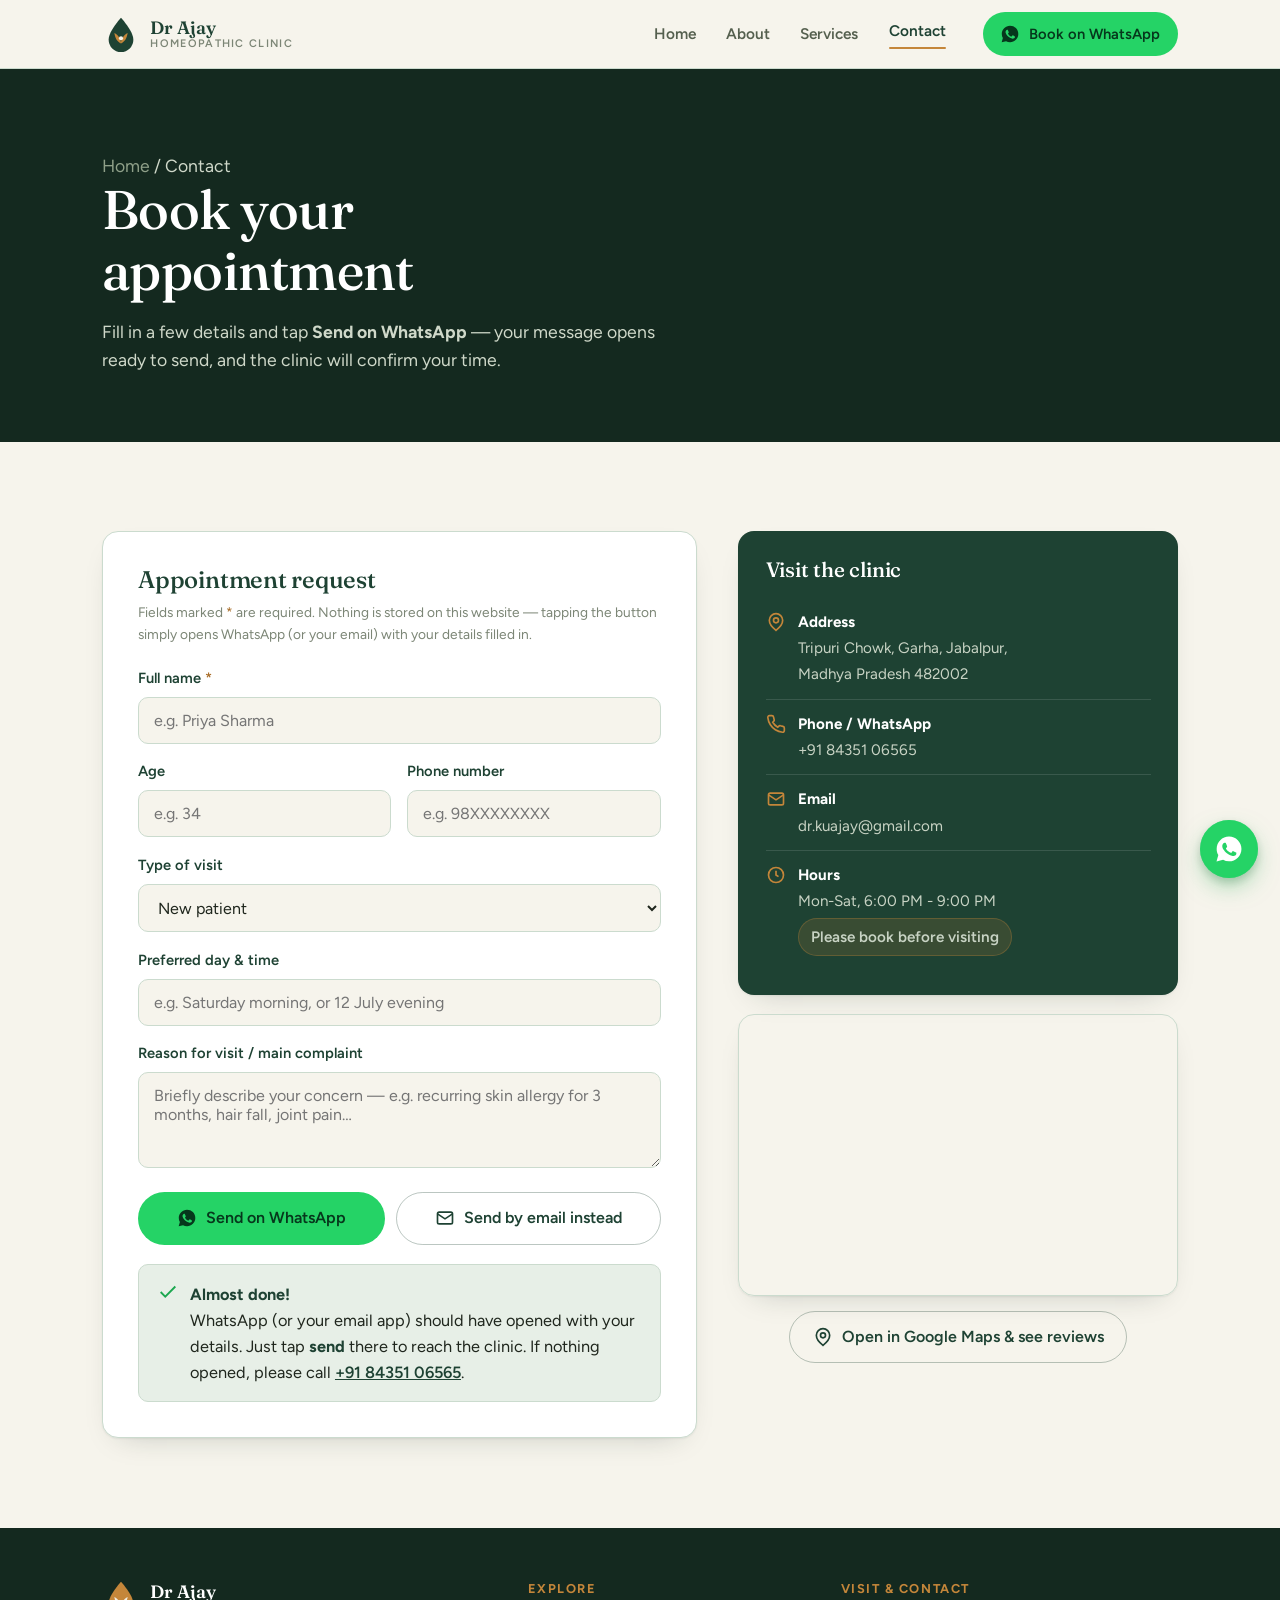
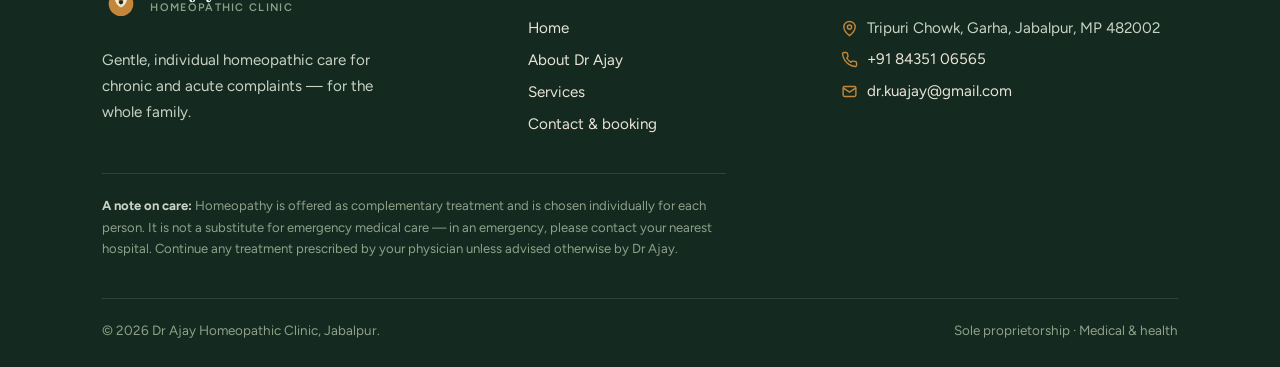
<file: contact.html>
﻿<!DOCTYPE html>
<html lang="en">
<head>
<meta charset="UTF-8" />
<meta name="viewport" content="width=device-width, initial-scale=1.0" />
<title>Book an Appointment — Dr Ajay Homeopathic Clinic, Jabalpur</title>
<meta name="description" content="Book an appointment with Dr Ajay Homeopathic Clinic at Tripuri Chowk, Garha, Jabalpur. Fill the form to message on WhatsApp, or call directly." />
<link rel="preconnect" href="https://fonts.googleapis.com">
<link rel="preconnect" href="https://fonts.gstatic.com" crossorigin>
<link href="https://fonts.googleapis.com/css2?family=Fraunces:opsz,wght@9..144,400;9..144,500;9..144,600&family=Figtree:wght@400;500;600;700&display=swap" rel="stylesheet">
<link rel="stylesheet" href="styles.css" />
<link rel="canonical" href="https://webvortexx.github.io/dr-ajay-clinic/contact.html" />
<meta name="theme-color" content="#1E4233" />
<link rel="icon" href="favicon.svg" type="image/svg+xml" />
<link rel="apple-touch-icon" href="apple-touch-icon.png" />
<meta property="og:type" content="website" />
<meta property="og:site_name" content="Dr Ajay Homeopathic Clinic" />
<meta property="og:title" content="Book an Appointment — Dr Ajay Homeopathic Clinic, Jabalpur" />
<meta property="og:description" content="Book with Dr Ajay Homeopathic Clinic at Tripuri Chowk, Garha, Jabalpur. Send your details on WhatsApp, or call directly." />
<meta property="og:url" content="https://webvortexx.github.io/dr-ajay-clinic/contact.html" />
<meta property="og:image" content="https://webvortexx.github.io/dr-ajay-clinic/og-image.jpg" />
<meta property="og:image:width" content="1200" />
<meta property="og:image:height" content="630" />
<meta property="og:image:alt" content="Dr Ajay Homeopathic Clinic — Gentle homeopathy for the whole family. Garha, Jabalpur." />
<meta property="og:locale" content="en_IN" />
<meta name="twitter:card" content="summary_large_image" />
<meta name="twitter:title" content="Book an Appointment — Dr Ajay Homeopathic Clinic, Jabalpur" />
<meta name="twitter:description" content="Book with Dr Ajay Homeopathic Clinic at Tripuri Chowk, Garha, Jabalpur. Send your details on WhatsApp, or call directly." />
<meta name="twitter:image" content="https://webvortexx.github.io/dr-ajay-clinic/og-image.jpg" />
<meta name="twitter:image:alt" content="Dr Ajay Homeopathic Clinic — Gentle homeopathy for the whole family. Garha, Jabalpur." />
<script type="application/ld+json">
{
  "@context": "https://schema.org",
  "@type": "MedicalClinic",
  "@id": "https://webvortexx.github.io/dr-ajay-clinic/#clinic",
  "name": "Dr Ajay Homeopathic Clinic",
  "description": "Gentle, individual homeopathic care for chronic and acute complaints \u2014 for the whole family.",
  "url": "https://webvortexx.github.io/dr-ajay-clinic/",
  "telephone": "+91-84351-06565",
  "email": "dr.kuajay@gmail.com",
  "image": "https://webvortexx.github.io/dr-ajay-clinic/og-image.jpg",
  "priceRange": "\u20b9\u20b9",
  "medicalSpecialty": "Homeopathic",
  "availableService": [
    {"@type":"MedicalTherapy","name":"Skin complaints"},
    {"@type":"MedicalTherapy","name":"Digestion & gut issues"},
    {"@type":"MedicalTherapy","name":"Fever & infections"},
    {"@type":"MedicalTherapy","name":"Weight & metabolism"},
    {"@type":"MedicalTherapy","name":"Hair fall"},
    {"@type":"MedicalTherapy","name":"Women's & men's health"}
  ],
  "address": {
    "@type": "PostalAddress",
    "streetAddress": "Tripuri Chowk, Garha",
    "addressLocality": "Jabalpur",
    "addressRegion": "Madhya Pradesh",
    "postalCode": "482002",
    "addressCountry": "IN"
  },
  "areaServed": "Jabalpur",
  "geo": {"@type":"GeoCoordinates","latitude":23.1565101,"longitude":79.8898925},
  "hasMap": "https://www.google.com/maps/place/Dr+Ajay+Homeopathic+Clinic+-+Tripuri+Medicos+Jabalpur/@23.1565101,79.8898925,17z/data=!3m1!4b1!4m6!3m5!1s0x3981b1f628d982ab:0x77f20de1bff3af4f!8m2!3d23.1565101!4d79.8898925!16s%2Fg%2F11whhf89g5",
  "sameAs": ["https://www.instagram.com/dr.ajayp"],
  "openingHoursSpecification": {"@type":"OpeningHoursSpecification","dayOfWeek":["Monday","Tuesday","Wednesday","Thursday","Friday","Saturday"],"opens":"18:00","closes":"21:00"},
  "founder": {"@type":"Person","name":"Dr Ajay Prajapati","jobTitle":"Homeopathic Physician (BHMS, MD)"}
}
</script>
<script type="application/ld+json">
{
  "@context": "https://schema.org",
  "@type": "ContactPage",
  "url": "https://webvortexx.github.io/dr-ajay-clinic/contact.html",
  "mainEntity": { "@id": "https://webvortexx.github.io/dr-ajay-clinic/#clinic" }
}
</script>
<script type="application/ld+json">
{
  "@context": "https://schema.org",
  "@type": "BreadcrumbList",
  "itemListElement": [
    { "@type": "ListItem", "position": 1, "name": "Home", "item": "https://webvortexx.github.io/dr-ajay-clinic/" },
    { "@type": "ListItem", "position": 2, "name": "Contact" }
  ]
}
</script>
<style>
.page-head { background: var(--pine-deep); color:#F1ECDF; padding: clamp(2.6rem,6vw,4.2rem) 0; }
.page-head h1 { color:#fff; font-size: clamp(2.2rem,5vw,3.4rem); max-width:16ch; }
.page-head p { color:#CFD8C9; max-width: 52ch; margin:1rem 0 0; font-size:1.1rem; }
.crumb { font-size:.85rem; color:#8FA089; margin-bottom:1rem; }
.crumb a{ color:#8FA089; text-decoration:none; } .crumb a:hover{ text-decoration:underline; }

.book-grid{ display:grid; grid-template-columns: 1.15fr .85fr; gap: clamp(1.6rem,4vw,2.6rem); align-items:start; }
@media (max-width: 900px){ .book-grid{ grid-template-columns:1fr; } }

/* form */
.form-card{ background:var(--paper); border:1px solid var(--sage-line); border-radius:var(--radius); padding: clamp(1.5rem,4vw,2.2rem); box-shadow: var(--shadow); }
.form-card h2{ font-size:1.5rem; }
.form-card > p.note{ margin:.4rem 0 1.4rem; }
.field{ margin-bottom:1.05rem; }
.field label{ display:block; font-weight:600; font-size:.92rem; color:var(--pine); margin-bottom:.4rem; }
.field .req{ color:var(--amber-deep); }
.field input, .field textarea, .field select{
  width:100%; font-family:var(--body); font-size:1rem; color:var(--ink);
  background:var(--ivory); border:1.5px solid var(--sage-line); border-radius:var(--radius-sm);
  padding:.8rem .9rem; transition:border-color .15s, box-shadow .15s;
}
.field input:focus, .field textarea:focus, .field select:focus{
  outline:none; border-color:var(--amber); box-shadow:0 0 0 3px rgba(196,134,58,.18);
}
.field textarea{ resize:vertical; min-height:96px; }
.two{ display:grid; grid-template-columns:1fr 1fr; gap:1rem; }
@media (max-width:480px){ .two{ grid-template-columns:1fr; } }
.form-actions{ display:flex; flex-wrap:wrap; gap:.7rem; margin-top:.4rem; }
.form-actions .btn{ flex:1 1 auto; min-width:180px; }
.sent{ margin-top:1.2rem; background:var(--sage); border:1px solid var(--sage-line); border-radius:var(--radius-sm); padding:1rem 1.1rem; display:flex; gap:.7rem; align-items:flex-start; }
.sent svg{ width:22px;height:22px;color:var(--wa-deep);flex:0 0 auto; }
.sent b{ color:var(--pine); }

/* info side */
.info-card{ background:var(--pine); color:#E9E4D6; border-radius:var(--radius); padding:1.7rem; box-shadow:var(--shadow); }
.info-card h3{ color:#fff; font-size:1.3rem; margin-bottom:1rem; }
.info-row{ display:flex; gap:.8rem; padding:.75rem 0; border-top:1px solid rgba(255,255,255,.12); }
.info-row:first-of-type{ border-top:none; }
.info-row svg{ width:20px;height:20px;color:var(--amber);flex:0 0 auto;margin-top:2px; }
.info-row b{ display:block; color:#fff; font-size:.95rem; }
.info-row span, .info-row a{ color:#C8D3C4; font-size:.95rem; text-decoration:none; }
.info-row a:hover{ text-decoration:underline; color:#fff; }
.map{ margin-top:1.2rem; border-radius:var(--radius); overflow:hidden; border:1px solid var(--sage-line); box-shadow:var(--shadow); }
.map iframe{ width:100%; height:280px; border:0; display:block; filter:saturate(.9); }
.hours-chip{ display:inline-flex;align-items:center;gap:.5rem;background:rgba(196,134,58,.16);color:#EAC48A;border:1px solid rgba(196,134,58,.3);padding:.35rem .75rem;border-radius:999px;font-size:.82rem;font-weight:600;margin-top:.3rem; }
</style>
</head>
<body>

<header class="site-head">
  <div class="wrap">
    <a class="brand" href="index.html" aria-label="Dr Ajay Homeopathic Clinic — home">
      <svg class="brand__mark" viewBox="0 0 40 40" fill="none" aria-hidden="true">
        <path d="M20 3C20 3 7 17 7 26a13 13 0 0 0 26 0C33 17 20 3 20 3Z" fill="#1E4233"/>
        <path d="M20 30c0-5 3-9 7-11-1 6-3 9-7 11Zm0 0c0-5-3-9-7-11 1 6 3 9 7 11Z" fill="#C4863A"/>
        <circle cx="20" cy="24.5" r="2.2" fill="#F6F4EC"/>
      </svg>
      <span class="brand__text"><span class="brand__name">Dr Ajay</span><span class="brand__sub">Homeopathic Clinic</span></span>
    </a>
    <nav class="nav" aria-label="Primary">
      <a href="index.html">Home</a>
      <a href="about.html">About</a>
      <a href="services.html">Services</a>
      <a href="contact.html" class="is-active">Contact</a>
    </nav>
    <div class="head-cta">
      <a class="btn btn--wa" href="#booking-form">
        <svg viewBox="0 0 24 24" fill="currentColor" aria-hidden="true"><path d="M12.04 2C6.58 2 2.13 6.45 2.13 11.91c0 1.75.46 3.45 1.32 4.95L2 22l5.25-1.38a9.9 9.9 0 0 0 4.79 1.22h.01c5.46 0 9.91-4.45 9.91-9.91 0-2.65-1.03-5.14-2.9-7.01A9.82 9.82 0 0 0 12.04 2Zm5.8 14.13c-.25.7-1.44 1.33-1.98 1.38-.53.05-.53.44-3.34-.7-2.8-1.14-4.6-4-4.74-4.19-.14-.19-1.15-1.53-1.15-2.92 0-1.39.73-2.07.99-2.35a1.04 1.04 0 0 1 .75-.35c.19 0 .37 0 .53.01.17.01.4-.06.62.48.25.6.85 2.08.92 2.23.07.14.12.31.02.5-.09.19-.14.31-.28.48-.14.16-.29.37-.42.49-.14.14-.28.29-.12.56.16.28.71 1.17 1.53 1.9 1.05.93 1.94 1.22 2.22 1.36.28.14.44.12.6-.07.16-.19.69-.8.87-1.08.18-.28.37-.23.62-.14.25.09 1.6.76 1.87.9.28.14.46.21.53.32.07.12.07.65-.18 1.35Z"/></svg>
        Book on WhatsApp
      </a>
    </div>
    <button class="nav-toggle" data-nav-toggle aria-label="Open menu" aria-expanded="false">
      <svg viewBox="0 0 24 24" fill="none" stroke="currentColor" stroke-width="2" stroke-linecap="round"><path d="M3 6h18M3 12h18M3 18h18"/></svg>
    </button>
  </div>
</header>

<section class="page-head">
  <div class="wrap">
    <p class="crumb"><a href="index.html">Home</a> / Contact</p>
    <h1>Book your appointment</h1>
    <p>Fill in a few details and tap <strong>Send on WhatsApp</strong> — your message opens ready to send, and the clinic will confirm your time.</p>
  </div>
</section>

<section class="section">
  <div class="wrap book-grid">

    <!-- FORM -->
    <div class="form-card reveal">
      <h2>Appointment request</h2>
      <p class="note">Fields marked <span style="color:var(--amber-deep)">*</span> are required. Nothing is stored on this website — tapping the button simply opens WhatsApp (or your email) with your details filled in.</p>

      <form id="booking-form" novalidate>
        <div class="field">
          <label for="f-name">Full name <span class="req">*</span></label>
          <input id="f-name" name="name" type="text" placeholder="e.g. Priya Sharma" required autocomplete="name" aria-describedby="err-name" />
          <span class="err-msg" id="err-name">Please enter your name so the clinic knows who's booking.</span>
        </div>

        <div class="two">
          <div class="field">
            <label for="f-age">Age</label>
            <input id="f-age" name="age" type="text" inputmode="numeric" placeholder="e.g. 34" />
          </div>
          <div class="field">
            <label for="f-phone">Phone number</label>
            <input id="f-phone" name="phone" type="tel" placeholder="e.g. 98XXXXXXXX" autocomplete="tel" aria-describedby="err-phone" />
            <span class="err-msg" id="err-phone">Please enter a valid phone number, or leave it blank.</span>
          </div>
        </div>

        <div class="field">
          <label for="f-kind">Type of visit</label>
          <select id="f-kind" name="kind">
            <option value="New patient">New patient</option>
            <option value="Returning patient">Returning patient (follow-up)</option>
          </select>
        </div>

        <div class="field">
          <label for="f-when">Preferred day &amp; time</label>
          <input id="f-when" name="when" type="text" placeholder="e.g. Saturday morning, or 12 July evening" />
        </div>

        <div class="field">
          <label for="f-concern">Reason for visit / main complaint</label>
          <textarea id="f-concern" name="concern" placeholder="Briefly describe your concern — e.g. recurring skin allergy for 3 months, hair fall, joint pain…"></textarea>
        </div>

        <div class="form-actions">
          <button type="submit" class="btn btn--wa">
            <svg viewBox="0 0 24 24" fill="currentColor" aria-hidden="true"><path d="M12.04 2C6.58 2 2.13 6.45 2.13 11.91c0 1.75.46 3.45 1.32 4.95L2 22l5.25-1.38a9.9 9.9 0 0 0 4.79 1.22h.01c5.46 0 9.91-4.45 9.91-9.91 0-2.65-1.03-5.14-2.9-7.01A9.82 9.82 0 0 0 12.04 2Zm5.8 14.13c-.25.7-1.44 1.33-1.98 1.38-.53.05-.53.44-3.34-.7-2.8-1.14-4.6-4-4.74-4.19-.14-.19-1.15-1.53-1.15-2.92 0-1.39.73-2.07.99-2.35a1.04 1.04 0 0 1 .75-.35c.19 0 .37 0 .53.01.17.01.4-.06.62.48.25.6.85 2.08.92 2.23.07.14.12.31.02.5-.09.19-.14.31-.28.48-.14.16-.29.37-.42.49-.14.14-.28.29-.12.56.16.28.71 1.17 1.53 1.9 1.05.93 1.94 1.22 2.22 1.36.28.14.44.12.6-.07.16-.19.69-.8.87-1.08.18-.28.37-.23.62-.14.25.09 1.6.76 1.87.9.28.14.46.21.53.32.07.12.07.65-.18 1.35Z"/></svg>
            Send on WhatsApp
          </button>
          <button type="button" id="email-instead" class="btn btn--ghost">
            <svg viewBox="0 0 24 24" fill="none" stroke="currentColor" stroke-width="2"><rect x="3" y="5" width="18" height="14" rx="2"/><path d="m3 7 9 6 9-6"/></svg>
            Send by email instead
          </button>
        </div>

        <div class="sent" id="form-sent" role="status" aria-live="polite" hidden>
          <svg viewBox="0 0 24 24" fill="none" stroke="currentColor" stroke-width="2"><path d="M20 6 9 17l-5-5"/></svg>
          <div><b>Almost done!</b><br>WhatsApp (or your email app) should have opened with your details. Just tap <b>send</b> there to reach the clinic. If nothing opened, please call <a href="tel:+918435106565" style="color:var(--pine);font-weight:600">+91 84351 06565</a>.</div>
        </div>
      </form>
    </div>

    <!-- INFO -->
    <aside class="reveal">
      <div class="info-card">
        <h3>Visit the clinic</h3>
        <div class="info-row">
          <svg viewBox="0 0 24 24" fill="none" stroke="currentColor" stroke-width="2"><path d="M20 10c0 6-8 12-8 12s-8-6-8-12a8 8 0 0 1 16 0Z"/><circle cx="12" cy="10" r="3"/></svg>
          <div><b>Address</b><span>Tripuri Chowk, Garha, Jabalpur,<br>Madhya Pradesh 482002</span></div>
        </div>
        <div class="info-row">
          <svg viewBox="0 0 24 24" fill="none" stroke="currentColor" stroke-width="2"><path d="M22 16.9v3a2 2 0 0 1-2.2 2 19.8 19.8 0 0 1-8.6-3 19.5 19.5 0 0 1-6-6 19.8 19.8 0 0 1-3-8.6A2 2 0 0 1 4.1 2h3a2 2 0 0 1 2 1.7c.1 1 .4 1.9.7 2.8a2 2 0 0 1-.5 2.1L8.1 9.9a16 16 0 0 0 6 6l1.3-1.3a2 2 0 0 1 2.1-.4c.9.3 1.8.6 2.8.7a2 2 0 0 1 1.7 2Z"/></svg>
          <div><b>Phone / WhatsApp</b><a href="tel:+918435106565">+91 84351 06565</a></div>
        </div>
        <div class="info-row">
          <svg viewBox="0 0 24 24" fill="none" stroke="currentColor" stroke-width="2"><rect x="3" y="5" width="18" height="14" rx="2"/><path d="m3 7 9 6 9-6"/></svg>
          <div><b>Email</b><a href="mailto:dr.kuajay@gmail.com">dr.kuajay@gmail.com</a></div>
        </div>
        <div class="info-row">
          <svg viewBox="0 0 24 24" fill="none" stroke="currentColor" stroke-width="2"><circle cx="12" cy="12" r="9"/><path d="M12 7v5l3 2"/></svg>
          <div><b>Hours</b><span>Mon-Sat, 6:00 PM - 9:00 PM</span><br><span class="hours-chip">Please book before visiting</span></div>
        </div>
      </div>

      <div class="map">
        <iframe
          title="Map to Dr Ajay Homeopathic Clinic, Tripuri Chowk, Garha, Jabalpur"
          src="https://www.google.com/maps?q=Dr+Ajay+Homeopathic+Clinic+-+Tripuri+Medicos+Jabalpur,+Tripuri+Chowk,+Garha,+Jabalpur,+Madhya+Pradesh+482002&z=17&output=embed"
          loading="lazy" referrerpolicy="no-referrer-when-downgrade"></iframe>
      </div>
      <p class="center" style="margin-top:.9rem">
        <a class="btn btn--ghost" href="https://maps.app.goo.gl/gETN5ZMWVegFKqZ66" target="_blank" rel="noopener">
          <svg viewBox="0 0 24 24" fill="none" stroke="currentColor" stroke-width="2"><path d="M20 10c0 6-8 12-8 12s-8-6-8-12a8 8 0 0 1 16 0Z"/><circle cx="12" cy="10" r="3"/></svg>
          Open in Google Maps &amp; see reviews
        </a>
      </p>
    </aside>

  </div>
</section>

<footer class="site-foot">
  <div class="wrap">
    <div class="foot-grid">
      <div class="foot-brand">
        <a class="brand" href="index.html" style="margin-bottom:1rem">
          <svg class="brand__mark" viewBox="0 0 40 40" fill="none" aria-hidden="true">
            <path d="M20 3C20 3 7 17 7 26a13 13 0 0 0 26 0C33 17 20 3 20 3Z" fill="#C4863A"/>
            <path d="M20 30c0-5 3-9 7-11-1 6-3 9-7 11Zm0 0c0-5-3-9-7-11 1 6 3 9 7 11Z" fill="#F1ECDF"/>
            <circle cx="20" cy="24.5" r="2.2" fill="#14291F"/>
          </svg>
          <span class="brand__text"><span class="brand__name">Dr Ajay</span><span class="brand__sub" style="color:#8FA089">Homeopathic Clinic</span></span>
        </a>
        <p>Gentle, individual homeopathic care for chronic and acute complaints — for the whole family.</p>
      </div>
      <div>
        <h4>Explore</h4>
        <ul class="foot-list">
          <li><a href="index.html">Home</a></li>
          <li><a href="about.html">About Dr Ajay</a></li>
          <li><a href="services.html">Services</a></li>
          <li><a href="contact.html">Contact &amp; booking</a></li>
        </ul>
      </div>
      <div>
        <h4>Visit &amp; contact</h4>
        <p class="contact-line"><svg viewBox="0 0 24 24" fill="none" stroke="currentColor" stroke-width="2"><path d="M20 10c0 6-8 12-8 12s-8-6-8-12a8 8 0 0 1 16 0Z"/><circle cx="12" cy="10" r="3"/></svg> Tripuri Chowk, Garha, Jabalpur, MP 482002</p>
        <p class="contact-line"><svg viewBox="0 0 24 24" fill="none" stroke="currentColor" stroke-width="2"><path d="M22 16.9v3a2 2 0 0 1-2.2 2 19.8 19.8 0 0 1-8.6-3 19.5 19.5 0 0 1-6-6 19.8 19.8 0 0 1-3-8.6A2 2 0 0 1 4.1 2h3a2 2 0 0 1 2 1.7c.1 1 .4 1.9.7 2.8a2 2 0 0 1-.5 2.1L8.1 9.9a16 16 0 0 0 6 6l1.3-1.3a2 2 0 0 1 2.1-.4c.9.3 1.8.6 2.8.7a2 2 0 0 1 1.7 2Z"/></svg> <a href="tel:+918435106565">+91 84351 06565</a></p>
        <p class="contact-line"><svg viewBox="0 0 24 24" fill="none" stroke="currentColor" stroke-width="2"><rect x="3" y="5" width="18" height="14" rx="2"/><path d="m3 7 9 6 9-6"/></svg> <a href="mailto:dr.kuajay@gmail.com">dr.kuajay@gmail.com</a></p>
      </div>
    </div>
    <p class="disclaimer"><b>A note on care:</b> Homeopathy is offered as complementary treatment and is chosen individually for each person. It is not a substitute for emergency medical care — in an emergency, please contact your nearest hospital. Continue any treatment prescribed by your physician unless advised otherwise by Dr Ajay.</p>
    <div class="foot-bottom">
      <span>© <span data-year>2025</span> Dr Ajay Homeopathic Clinic, Jabalpur.</span>
      <span>Sole proprietorship · Medical &amp; health</span>
    </div>
  </div>
</footer>

<script src="script.js"></script>
</body>
</html>
</file>
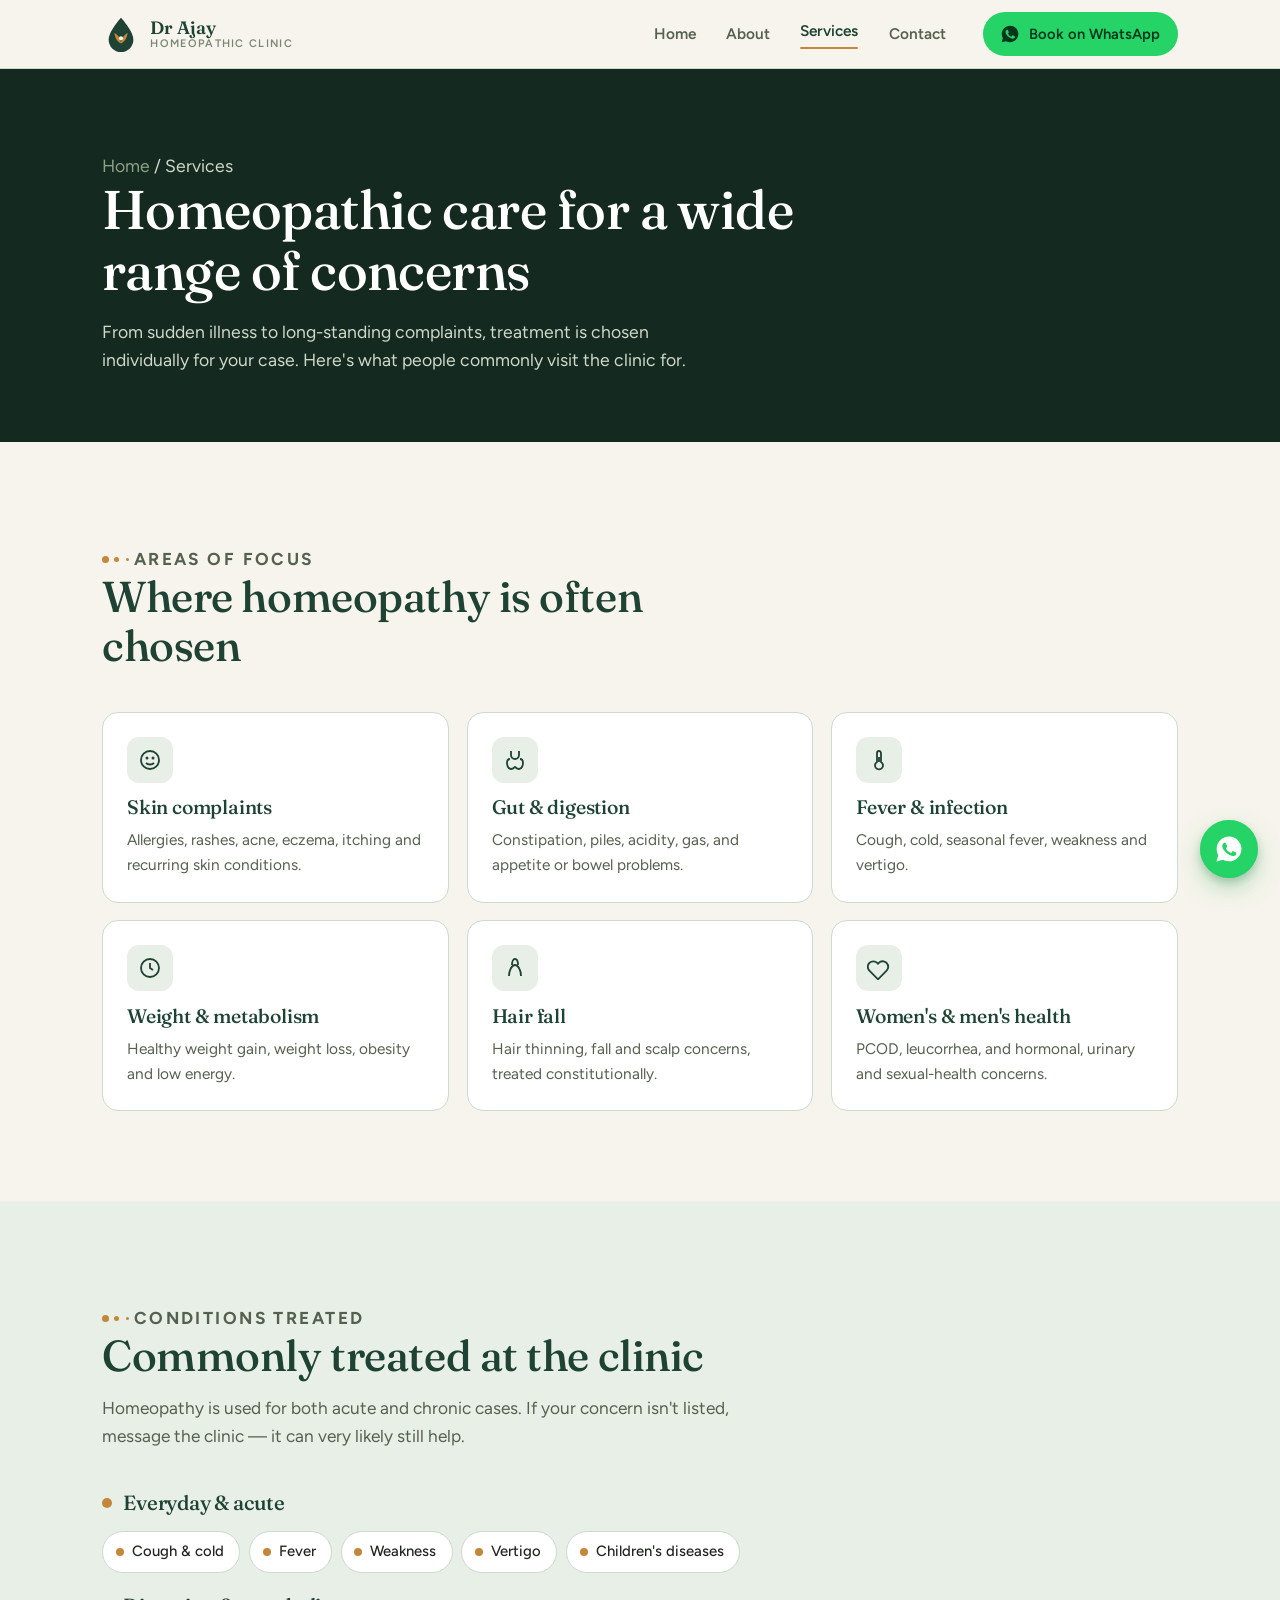
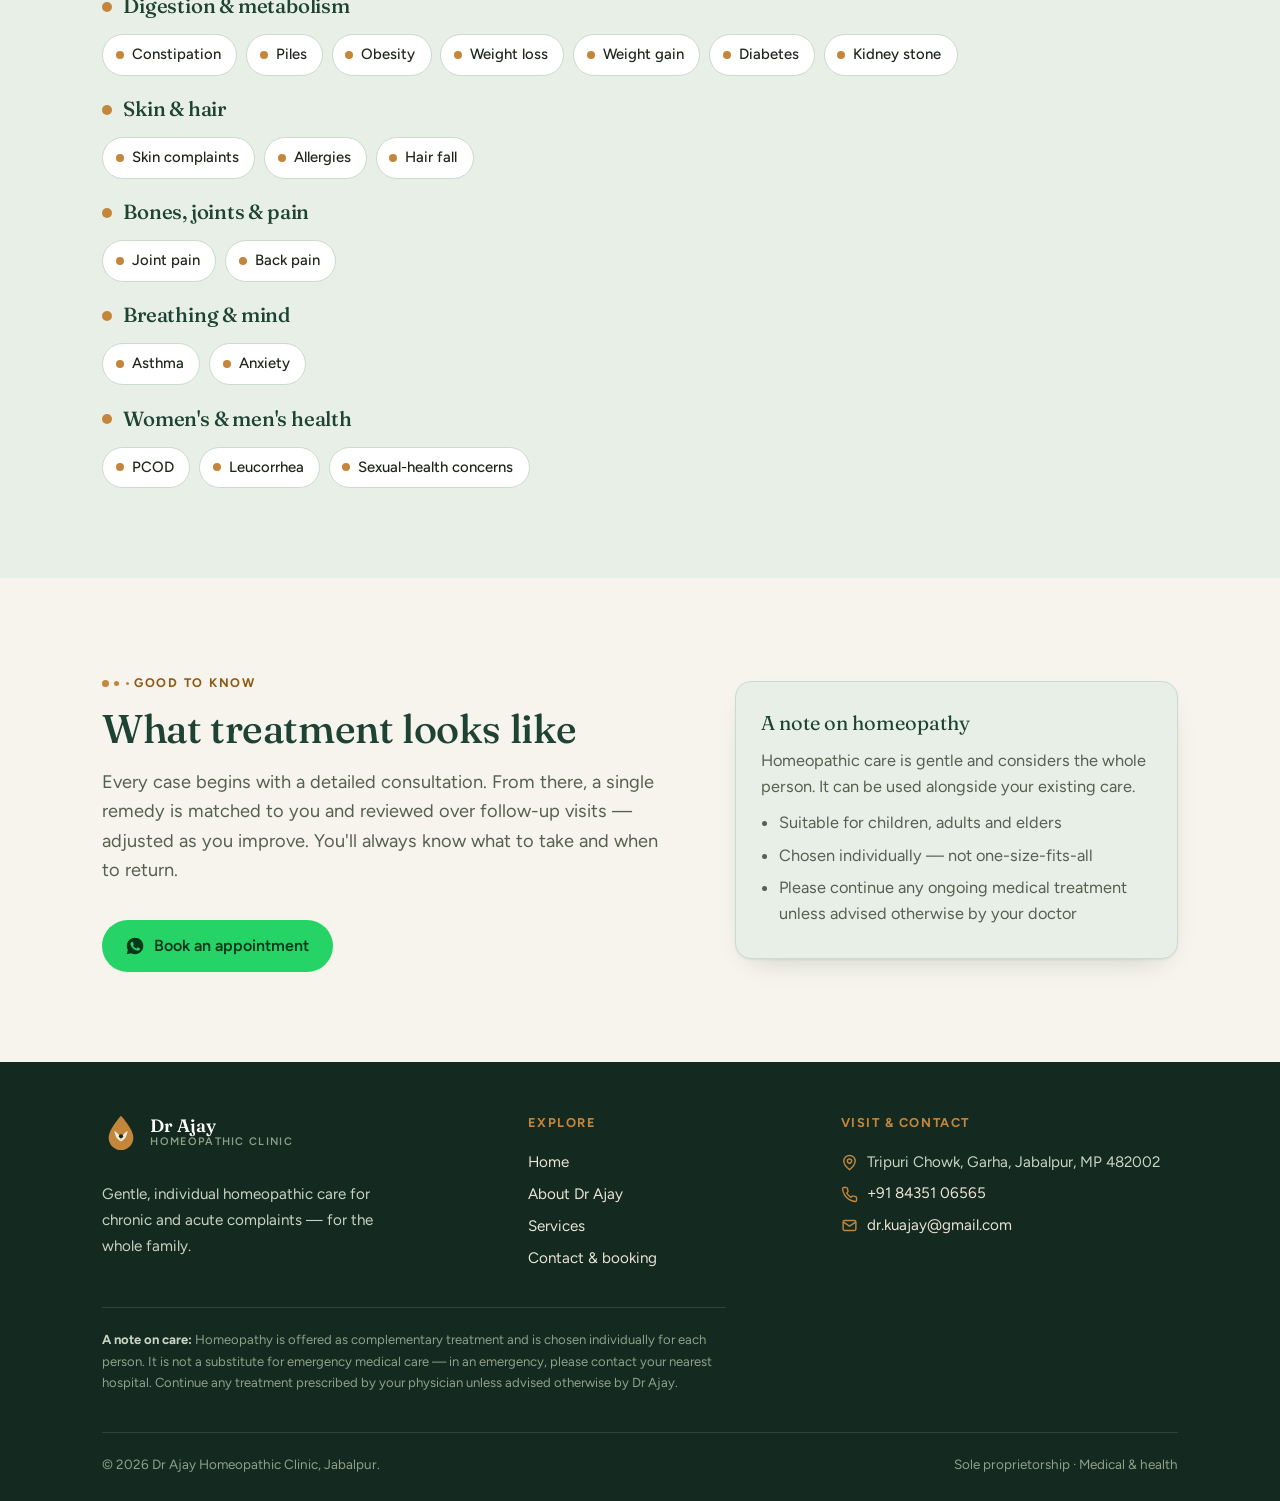
<file: services.html>
﻿<!DOCTYPE html>
<html lang="en">
<head>
<meta charset="UTF-8" />
<meta name="viewport" content="width=device-width, initial-scale=1.0" />
<title>Services &amp; Conditions Treated — Dr Ajay Homeopathic Clinic</title>
<meta name="description" content="Homeopathic treatment for skin, digestion, fever, weight, hair fall, women's and men's health and many chronic and acute conditions in Jabalpur." />
<link rel="preconnect" href="https://fonts.googleapis.com">
<link rel="preconnect" href="https://fonts.gstatic.com" crossorigin>
<link href="https://fonts.googleapis.com/css2?family=Fraunces:opsz,wght@9..144,400;9..144,500;9..144,600&family=Figtree:wght@400;500;600;700&display=swap" rel="stylesheet">
<link rel="stylesheet" href="styles.css" />
<link rel="canonical" href="https://webvortexx.github.io/dr-ajay-clinic/services.html" />
<meta name="theme-color" content="#1E4233" />
<link rel="icon" href="favicon.svg" type="image/svg+xml" />
<link rel="apple-touch-icon" href="apple-touch-icon.png" />
<meta property="og:type" content="website" />
<meta property="og:site_name" content="Dr Ajay Homeopathic Clinic" />
<meta property="og:title" content="Services & Conditions Treated — Dr Ajay Homeopathic Clinic" />
<meta property="og:description" content="Homeopathic treatment for skin, digestion, fever, weight, hair fall, women's & men's health and many chronic & acute conditions in Jabalpur." />
<meta property="og:url" content="https://webvortexx.github.io/dr-ajay-clinic/services.html" />
<meta property="og:image" content="https://webvortexx.github.io/dr-ajay-clinic/og-image.jpg" />
<meta property="og:image:width" content="1200" />
<meta property="og:image:height" content="630" />
<meta property="og:image:alt" content="Dr Ajay Homeopathic Clinic — Gentle homeopathy for the whole family. Garha, Jabalpur." />
<meta property="og:locale" content="en_IN" />
<meta name="twitter:card" content="summary_large_image" />
<meta name="twitter:title" content="Services & Conditions Treated — Dr Ajay Homeopathic Clinic" />
<meta name="twitter:description" content="Homeopathic treatment for skin, digestion, fever, weight, hair fall, women's & men's health and many chronic & acute conditions in Jabalpur." />
<meta name="twitter:image" content="https://webvortexx.github.io/dr-ajay-clinic/og-image.jpg" />
<meta name="twitter:image:alt" content="Dr Ajay Homeopathic Clinic — Gentle homeopathy for the whole family. Garha, Jabalpur." />
<script type="application/ld+json">
{
  "@context": "https://schema.org",
  "@type": "MedicalClinic",
  "@id": "https://webvortexx.github.io/dr-ajay-clinic/#clinic",
  "name": "Dr Ajay Homeopathic Clinic",
  "description": "Gentle, individual homeopathic care for chronic and acute complaints \u2014 for the whole family.",
  "url": "https://webvortexx.github.io/dr-ajay-clinic/",
  "telephone": "+91-84351-06565",
  "email": "dr.kuajay@gmail.com",
  "image": "https://webvortexx.github.io/dr-ajay-clinic/og-image.jpg",
  "priceRange": "\u20b9\u20b9",
  "medicalSpecialty": "Homeopathic",
  "availableService": [
    {"@type":"MedicalTherapy","name":"Skin complaints"},
    {"@type":"MedicalTherapy","name":"Digestion & gut issues"},
    {"@type":"MedicalTherapy","name":"Fever & infections"},
    {"@type":"MedicalTherapy","name":"Weight & metabolism"},
    {"@type":"MedicalTherapy","name":"Hair fall"},
    {"@type":"MedicalTherapy","name":"Women's & men's health"}
  ],
  "address": {
    "@type": "PostalAddress",
    "streetAddress": "Tripuri Chowk, Garha",
    "addressLocality": "Jabalpur",
    "addressRegion": "Madhya Pradesh",
    "postalCode": "482002",
    "addressCountry": "IN"
  },
  "areaServed": "Jabalpur",
  "geo": {"@type":"GeoCoordinates","latitude":23.1565101,"longitude":79.8898925},
  "hasMap": "https://www.google.com/maps/place/Dr+Ajay+Homeopathic+Clinic+-+Tripuri+Medicos+Jabalpur/@23.1565101,79.8898925,17z/data=!3m1!4b1!4m6!3m5!1s0x3981b1f628d982ab:0x77f20de1bff3af4f!8m2!3d23.1565101!4d79.8898925!16s%2Fg%2F11whhf89g5",
  "sameAs": ["https://www.instagram.com/dr.ajayp"],
  "openingHoursSpecification": {"@type":"OpeningHoursSpecification","dayOfWeek":["Monday","Tuesday","Wednesday","Thursday","Friday","Saturday"],"opens":"18:00","closes":"21:00"},
  "founder": {"@type":"Person","name":"Dr Ajay Prajapati","jobTitle":"Homeopathic Physician (BHMS, MD)"}
}
</script>
<script type="application/ld+json">
{
  "@context": "https://schema.org",
  "@type": "MedicalWebPage",
  "url": "https://webvortexx.github.io/dr-ajay-clinic/services.html",
  "name": "Homeopathic care for a wide range of concerns",
  "specialty": "Homeopathy",
  "about": { "@id": "https://webvortexx.github.io/dr-ajay-clinic/#clinic" }
}
</script>
<script type="application/ld+json">
{
  "@context": "https://schema.org",
  "@type": "BreadcrumbList",
  "itemListElement": [
    { "@type": "ListItem", "position": 1, "name": "Home", "item": "https://webvortexx.github.io/dr-ajay-clinic/" },
    { "@type": "ListItem", "position": 2, "name": "Services" }
  ]
}
</script>
<style>
.page-head { background: var(--pine-deep); color:#F1ECDF; padding: clamp(2.6rem,6vw,4.2rem) 0; }
.page-head h1 { color:#fff; font-size: clamp(2.2rem,5vw,3.4rem); max-width:20ch; }
.page-head p { color:#CFD8C9; max-width: 56ch; margin:1rem 0 0; font-size:1.1rem; }
.crumb { font-size:.85rem; color:#8FA089; margin-bottom:1rem; }
.crumb a{ color:#8FA089; text-decoration:none; } .crumb a:hover{ text-decoration:underline; }

.cond-group { margin-top: 1.4rem; }
.cond-group h3 { display:flex; align-items:center; gap:.7rem; font-size:1.28rem; margin-bottom: 1rem; }
.cond-group h3 .dot{ width:10px;height:10px;border-radius:50%;background:var(--amber);flex:0 0 auto; }

.svc-intro { display:grid; grid-template-columns: 1.3fr 1fr; gap: clamp(2rem,5vw,3.5rem); align-items:center; }
.svc-intro .card { background: var(--sage); border-color: var(--sage-line); }
.svc-intro .card ul{ margin:.4rem 0 0; padding-left:1.1rem; color:var(--ink-soft); }
.svc-intro .card li{ margin:.4rem 0; }
@media (max-width:820px){ .svc-intro{ grid-template-columns:1fr; } }
</style>
</head>
<body>

<header class="site-head">
  <div class="wrap">
    <a class="brand" href="index.html" aria-label="Dr Ajay Homeopathic Clinic — home">
      <svg class="brand__mark" viewBox="0 0 40 40" fill="none" aria-hidden="true">
        <path d="M20 3C20 3 7 17 7 26a13 13 0 0 0 26 0C33 17 20 3 20 3Z" fill="#1E4233"/>
        <path d="M20 30c0-5 3-9 7-11-1 6-3 9-7 11Zm0 0c0-5-3-9-7-11 1 6 3 9 7 11Z" fill="#C4863A"/>
        <circle cx="20" cy="24.5" r="2.2" fill="#F6F4EC"/>
      </svg>
      <span class="brand__text"><span class="brand__name">Dr Ajay</span><span class="brand__sub">Homeopathic Clinic</span></span>
    </a>
    <nav class="nav" aria-label="Primary">
      <a href="index.html">Home</a>
      <a href="about.html">About</a>
      <a href="services.html" class="is-active">Services</a>
      <a href="contact.html">Contact</a>
    </nav>
    <div class="head-cta">
      <a class="btn btn--wa" href="contact.html">
        <svg viewBox="0 0 24 24" fill="currentColor" aria-hidden="true"><path d="M12.04 2C6.58 2 2.13 6.45 2.13 11.91c0 1.75.46 3.45 1.32 4.95L2 22l5.25-1.38a9.9 9.9 0 0 0 4.79 1.22h.01c5.46 0 9.91-4.45 9.91-9.91 0-2.65-1.03-5.14-2.9-7.01A9.82 9.82 0 0 0 12.04 2Zm5.8 14.13c-.25.7-1.44 1.33-1.98 1.38-.53.05-.53.44-3.34-.7-2.8-1.14-4.6-4-4.74-4.19-.14-.19-1.15-1.53-1.15-2.92 0-1.39.73-2.07.99-2.35a1.04 1.04 0 0 1 .75-.35c.19 0 .37 0 .53.01.17.01.4-.06.62.48.25.6.85 2.08.92 2.23.07.14.12.31.02.5-.09.19-.14.31-.28.48-.14.16-.29.37-.42.49-.14.14-.28.29-.12.56.16.28.71 1.17 1.53 1.9 1.05.93 1.94 1.22 2.22 1.36.28.14.44.12.6-.07.16-.19.69-.8.87-1.08.18-.28.37-.23.62-.14.25.09 1.6.76 1.87.9.28.14.46.21.53.32.07.12.07.65-.18 1.35Z"/></svg>
        Book on WhatsApp
      </a>
    </div>
    <button class="nav-toggle" data-nav-toggle aria-label="Open menu" aria-expanded="false">
      <svg viewBox="0 0 24 24" fill="none" stroke="currentColor" stroke-width="2" stroke-linecap="round"><path d="M3 6h18M3 12h18M3 18h18"/></svg>
    </button>
  </div>
</header>

<section class="page-head">
  <div class="wrap">
    <p class="crumb"><a href="index.html">Home</a> / Services</p>
    <h1>Homeopathic care for a wide range of concerns</h1>
    <p>From sudden illness to long-standing complaints, treatment is chosen individually for your case. Here's what people commonly visit the clinic for.</p>
  </div>
</section>

<!-- focus areas -->
<section class="section">
  <div class="wrap">
    <div class="section-head reveal">
      <p class="eyebrow">Areas of focus</p>
      <h2>Where homeopathy is often chosen</h2>
    </div>
    <div class="grid grid--3">
      <article class="focus reveal"><div class="focus__ico"><svg viewBox="0 0 24 24" fill="none" stroke="currentColor" stroke-width="1.8"><circle cx="12" cy="12" r="9"/><path d="M8 15c1 1 2.5 1.5 4 1.5s3-.5 4-1.5"/><circle cx="9" cy="10" r=".6" fill="currentColor"/><circle cx="15" cy="10" r=".6" fill="currentColor"/></svg></div><h3>Skin complaints</h3><p>Allergies, rashes, acne, eczema, itching and recurring skin conditions.</p></article>
      <article class="focus reveal"><div class="focus__ico"><svg viewBox="0 0 24 24" fill="none" stroke="currentColor" stroke-width="1.8"><path d="M8 3v4a4 4 0 0 0 8 0V3"/><path d="M7 11c-2 0-3 2-3 4s1 6 4 6 3-2 4-2 1 2 4 2 4-4 4-6-1-4-3-4"/></svg></div><h3>Gut &amp; digestion</h3><p>Constipation, piles, acidity, gas, and appetite or bowel problems.</p></article>
      <article class="focus reveal"><div class="focus__ico"><svg viewBox="0 0 24 24" fill="none" stroke="currentColor" stroke-width="1.8"><path d="M12 3a2 2 0 0 0-2 2v9a4 4 0 1 0 4 0V5a2 2 0 0 0-2-2Z"/><path d="M12 9v5"/></svg></div><h3>Fever &amp; infection</h3><p>Cough, cold, seasonal fever, weakness and vertigo.</p></article>
      <article class="focus reveal"><div class="focus__ico"><svg viewBox="0 0 24 24" fill="none" stroke="currentColor" stroke-width="1.8"><circle cx="12" cy="12" r="9"/><path d="M12 7v5l3 2"/></svg></div><h3>Weight &amp; metabolism</h3><p>Healthy weight gain, weight loss, obesity and low energy.</p></article>
      <article class="focus reveal"><div class="focus__ico"><svg viewBox="0 0 24 24" fill="none" stroke="currentColor" stroke-width="1.8"><path d="M6 20c0-6 3-11 6-11s6 5 6 11"/><path d="M9 9C9 6 10 3 12 3s3 3 3 6"/></svg></div><h3>Hair fall</h3><p>Hair thinning, fall and scalp concerns, treated constitutionally.</p></article>
      <article class="focus reveal"><div class="focus__ico"><svg viewBox="0 0 24 24" fill="none" stroke="currentColor" stroke-width="1.8"><path d="M20.8 8.6a5.5 5.5 0 0 0-9-1.7l-.8.8-.8-.8a5.5 5.5 0 1 0-7.8 7.8l8.6 8.6 8.6-8.6a5.5 5.5 0 0 0 1-6.1Z"/></svg></div><h3>Women's &amp; men's health</h3><p>PCOD, leucorrhea, and hormonal, urinary and sexual-health concerns.</p></article>
    </div>
  </div>
</section>

<!-- full condition list -->
<section class="section section--sage">
  <div class="wrap">
    <div class="section-head reveal">
      <p class="eyebrow">Conditions treated</p>
      <h2>Commonly treated at the clinic</h2>
      <p>Homeopathy is used for both acute and chronic cases. If your concern isn't listed, message the clinic — it can very likely still help.</p>
    </div>

    <div class="cond-group reveal">
      <h3><span class="dot"></span> Everyday &amp; acute</h3>
      <ul class="chips">
        <li>Cough &amp; cold</li><li>Fever</li><li>Weakness</li><li>Vertigo</li><li>Children's diseases</li>
      </ul>
    </div>

    <div class="cond-group reveal">
      <h3><span class="dot"></span> Digestion &amp; metabolism</h3>
      <ul class="chips">
        <li>Constipation</li><li>Piles</li><li>Obesity</li><li>Weight loss</li><li>Weight gain</li><li>Diabetes</li><li>Kidney stone</li>
      </ul>
    </div>

    <div class="cond-group reveal">
      <h3><span class="dot"></span> Skin &amp; hair</h3>
      <ul class="chips">
        <li>Skin complaints</li><li>Allergies</li><li>Hair fall</li>
      </ul>
    </div>

    <div class="cond-group reveal">
      <h3><span class="dot"></span> Bones, joints &amp; pain</h3>
      <ul class="chips">
        <li>Joint pain</li><li>Back pain</li>
      </ul>
    </div>

    <div class="cond-group reveal">
      <h3><span class="dot"></span> Breathing &amp; mind</h3>
      <ul class="chips">
        <li>Asthma</li><li>Anxiety</li>
      </ul>
    </div>

    <div class="cond-group reveal">
      <h3><span class="dot"></span> Women's &amp; men's health</h3>
      <ul class="chips">
        <li>PCOD</li><li>Leucorrhea</li><li>Sexual-health concerns</li>
      </ul>
    </div>
  </div>
</section>

<!-- how it works + cta -->
<section class="section">
  <div class="wrap svc-intro">
    <div class="reveal">
      <p class="eyebrow">Good to know</p>
      <h2 style="font-size:clamp(1.8rem,4vw,2.5rem)">What treatment looks like</h2>
      <p class="lead" style="margin-top:1rem">Every case begins with a detailed consultation. From there, a single remedy is matched to you and reviewed over follow-up visits — adjusted as you improve. You'll always know what to take and when to return.</p>
      <div class="cta-row mt-lg">
        <a class="btn btn--wa" href="contact.html">
          <svg viewBox="0 0 24 24" fill="currentColor" aria-hidden="true"><path d="M12.04 2C6.58 2 2.13 6.45 2.13 11.91c0 1.75.46 3.45 1.32 4.95L2 22l5.25-1.38a9.9 9.9 0 0 0 4.79 1.22h.01c5.46 0 9.91-4.45 9.91-9.91 0-2.65-1.03-5.14-2.9-7.01A9.82 9.82 0 0 0 12.04 2Zm5.8 14.13c-.25.7-1.44 1.33-1.98 1.38-.53.05-.53.44-3.34-.7-2.8-1.14-4.6-4-4.74-4.19-.14-.19-1.15-1.53-1.15-2.92 0-1.39.73-2.07.99-2.35a1.04 1.04 0 0 1 .75-.35c.19 0 .37 0 .53.01.17.01.4-.06.62.48.25.6.85 2.08.92 2.23.07.14.12.31.02.5-.09.19-.14.31-.28.48-.14.16-.29.37-.42.49-.14.14-.28.29-.12.56.16.28.71 1.17 1.53 1.9 1.05.93 1.94 1.22 2.22 1.36.28.14.44.12.6-.07.16-.19.69-.8.87-1.08.18-.28.37-.23.62-.14.25.09 1.6.76 1.87.9.28.14.46.21.53.32.07.12.07.65-.18 1.35Z"/></svg>
          Book an appointment
        </a>
      </div>
    </div>
    <div class="card reveal">
      <p style="margin:0 0 .5rem;font-family:var(--display);font-size:1.25rem;color:var(--pine)">A note on homeopathy</p>
      <p style="margin:0 0 .6rem;color:var(--ink-soft)">Homeopathic care is gentle and considers the whole person. It can be used alongside your existing care.</p>
      <ul style="margin:.4rem 0 0;padding-left:1.1rem;color:var(--ink-soft)">
        <li>Suitable for children, adults and elders</li>
        <li>Chosen individually — not one-size-fits-all</li>
        <li>Please continue any ongoing medical treatment unless advised otherwise by your doctor</li>
      </ul>
    </div>
  </div>
</section>

<footer class="site-foot">
  <div class="wrap">
    <div class="foot-grid">
      <div class="foot-brand">
        <a class="brand" href="index.html" style="margin-bottom:1rem">
          <svg class="brand__mark" viewBox="0 0 40 40" fill="none" aria-hidden="true">
            <path d="M20 3C20 3 7 17 7 26a13 13 0 0 0 26 0C33 17 20 3 20 3Z" fill="#C4863A"/>
            <path d="M20 30c0-5 3-9 7-11-1 6-3 9-7 11Zm0 0c0-5-3-9-7-11 1 6 3 9 7 11Z" fill="#F1ECDF"/>
            <circle cx="20" cy="24.5" r="2.2" fill="#14291F"/>
          </svg>
          <span class="brand__text"><span class="brand__name">Dr Ajay</span><span class="brand__sub" style="color:#8FA089">Homeopathic Clinic</span></span>
        </a>
        <p>Gentle, individual homeopathic care for chronic and acute complaints — for the whole family.</p>
      </div>
      <div>
        <h4>Explore</h4>
        <ul class="foot-list">
          <li><a href="index.html">Home</a></li>
          <li><a href="about.html">About Dr Ajay</a></li>
          <li><a href="services.html">Services</a></li>
          <li><a href="contact.html">Contact &amp; booking</a></li>
        </ul>
      </div>
      <div>
        <h4>Visit &amp; contact</h4>
        <p class="contact-line"><svg viewBox="0 0 24 24" fill="none" stroke="currentColor" stroke-width="2"><path d="M20 10c0 6-8 12-8 12s-8-6-8-12a8 8 0 0 1 16 0Z"/><circle cx="12" cy="10" r="3"/></svg> Tripuri Chowk, Garha, Jabalpur, MP 482002</p>
        <p class="contact-line"><svg viewBox="0 0 24 24" fill="none" stroke="currentColor" stroke-width="2"><path d="M22 16.9v3a2 2 0 0 1-2.2 2 19.8 19.8 0 0 1-8.6-3 19.5 19.5 0 0 1-6-6 19.8 19.8 0 0 1-3-8.6A2 2 0 0 1 4.1 2h3a2 2 0 0 1 2 1.7c.1 1 .4 1.9.7 2.8a2 2 0 0 1-.5 2.1L8.1 9.9a16 16 0 0 0 6 6l1.3-1.3a2 2 0 0 1 2.1-.4c.9.3 1.8.6 2.8.7a2 2 0 0 1 1.7 2Z"/></svg> <a href="tel:+918435106565">+91 84351 06565</a></p>
        <p class="contact-line"><svg viewBox="0 0 24 24" fill="none" stroke="currentColor" stroke-width="2"><rect x="3" y="5" width="18" height="14" rx="2"/><path d="m3 7 9 6 9-6"/></svg> <a href="mailto:dr.kuajay@gmail.com">dr.kuajay@gmail.com</a></p>
      </div>
    </div>
    <p class="disclaimer"><b>A note on care:</b> Homeopathy is offered as complementary treatment and is chosen individually for each person. It is not a substitute for emergency medical care — in an emergency, please contact your nearest hospital. Continue any treatment prescribed by your physician unless advised otherwise by Dr Ajay.</p>
    <div class="foot-bottom">
      <span>© <span data-year>2025</span> Dr Ajay Homeopathic Clinic, Jabalpur.</span>
      <span>Sole proprietorship · Medical &amp; health</span>
    </div>
  </div>
</footer>

<script src="script.js"></script>
</body>
</html>
</file>
<file: styles.css>
/* ===========================================================
   Dr Ajay Homeopathic Clinic — shared styles
   Concept: "Apothecary" — herbal green + honey amber + ivory,
   with the homeopathic globule as recurring signature.
   =========================================================== */

:root {
  --pine:       #1E4233;   /* primary structural green */
  --pine-deep:  #14291F;   /* hero / footer bg */
  --pine-mid:   #2C5A47;
  --sage:       #E7EFE7;   /* light surface */
  --sage-line:  #CBDBCE;   /* borders on light */
  --ivory:      #F6F4EC;   /* page background */
  --paper:      #FFFFFF;   /* cards */
  --amber:      #C4863A;   /* honey accent */
  --amber-deep: #A96E2A;
  --amber-ink:  #8F5A16;   /* accessible amber for text on light (>=4.5:1) */
  --amber-soft: #EFE3CE;
  --ink:        #1F261D;   /* body text */
  --ink-soft:   #55604F;   /* muted text */
  --ink-faint:  #7C8676;
  --wa:         #25D366;   /* whatsapp green */
  --wa-deep:    #1Ba74f;

  --maxw: 1120px;
  --radius: 16px;
  --radius-sm: 10px;
  --shadow: 0 1px 2px rgba(20,41,31,.06), 0 12px 30px -18px rgba(20,41,31,.28);
  --shadow-lg: 0 24px 60px -28px rgba(20,41,31,.40);

  --display: "Fraunces", Georgia, "Times New Roman", serif;
  --body: "Figtree", system-ui, -apple-system, "Segoe UI", sans-serif;
}

* { box-sizing: border-box; }

html { scroll-behavior: smooth; }

body {
  margin: 0;
  font-family: var(--body);
  color: var(--ink);
  background: var(--ivory);
  line-height: 1.6;
  font-size: 1.02rem;
  -webkit-font-smoothing: antialiased;
  text-rendering: optimizeLegibility;
}

img { max-width: 100%; display: block; }
a { color: inherit; }

h1, h2, h3 {
  font-family: var(--display);
  font-weight: 500;
  line-height: 1.12;
  letter-spacing: -0.01em;
  margin: 0;
  color: var(--pine);
}

.wrap { width: 100%; max-width: var(--maxw); margin-inline: auto; padding-inline: 22px; }

.eyebrow {
  font-size: .78rem;
  font-weight: 700;
  letter-spacing: .14em;
  text-transform: uppercase;
  color: var(--amber-ink);
  display: inline-flex;
  align-items: center;
  gap: .55rem;
  margin: 0 0 .9rem;
}
.eyebrow::before {
  content: "";
  width: 7px; height: 7px; border-radius: 50%;
  background: var(--amber);
  box-shadow: 11px 0 0 -1px var(--amber), 22px 0 0 -2px var(--amber);
  flex: 0 0 auto;
  margin-right: 16px;
}

/* ---------- buttons ---------- */
.btn {
  --_bg: var(--pine);
  --_fg: #fff;
  display: inline-flex;
  align-items: center;
  justify-content: center;
  gap: .55rem;
  font-family: var(--body);
  font-weight: 600;
  font-size: 1rem;
  line-height: 1;
  padding: .95rem 1.4rem;
  border-radius: 999px;
  border: 1.5px solid transparent;
  background: var(--_bg);
  color: var(--_fg);
  text-decoration: none;
  cursor: pointer;
  transition: transform .18s ease, box-shadow .18s ease, background .18s ease;
}
.btn:hover { transform: translateY(-2px); box-shadow: var(--shadow); }
.btn:active { transform: translateY(0); }
.btn svg { width: 20px; height: 20px; flex: 0 0 auto; }

.btn--wa   { --_bg: var(--wa); --_fg: #06371c; }
.btn--wa:hover { background: var(--wa-deep); --_fg:#fff; }
.btn--ghost {
  --_bg: transparent; --_fg: var(--pine);
  border-color: color-mix(in srgb, var(--pine) 30%, transparent);
}
.btn--ghost:hover { background: var(--sage); }
.btn--amber { --_bg: var(--amber); --_fg:#fff; }
.btn--amber:hover { background: var(--amber-deep); }
.btn--onDark { --_bg: transparent; --_fg:#F3EFE4; border-color: rgba(243,239,228,.32); }
.btn--onDark:hover { background: rgba(243,239,228,.10); }

/* ---------- site header ---------- */
.site-head {
  position: sticky; top: 0; z-index: 60;
  background: color-mix(in srgb, var(--ivory) 88%, transparent);
  backdrop-filter: blur(10px);
  border-bottom: 1px solid var(--sage-line);
}
.site-head .wrap {
  display: flex; align-items: center; gap: 1rem;
  min-height: 68px;
}
.brand { display: inline-flex; align-items: center; gap: .65rem; text-decoration: none; margin-right: auto; }
.brand__mark { width: 38px; height: 38px; flex: 0 0 auto; }
.brand__text { display: flex; flex-direction: column; line-height: 1.05; }
.brand__name { font-family: var(--display); font-weight: 600; font-size: 1.12rem; color: var(--pine); }
.brand__sub { font-size: .68rem; letter-spacing: .12em; text-transform: uppercase; color: var(--ink-faint); font-weight: 600; }

.nav { display: flex; align-items: center; gap: .3rem; }
.nav a {
  text-decoration: none; color: var(--ink-soft); font-weight: 600; font-size: .96rem;
  padding: .5rem .8rem; border-radius: 8px; transition: color .15s, background .15s;
}
.nav a:hover { color: var(--pine); background: var(--sage); }
.nav a.is-active { color: var(--pine); }
.nav a.is-active::after {
  content:""; display:block; height:2px; margin-top:3px; border-radius:2px;
  background: var(--amber);
}
.head-cta { margin-left: .5rem; }
.head-cta .btn { padding: .7rem 1.05rem; font-size: .92rem; }

.nav-toggle {
  display: none; margin-left: auto;
  background: var(--pine); border: none; color: #fff;
  width: 44px; height: 44px; border-radius: 11px; cursor: pointer;
  align-items: center; justify-content: center;
}
.nav-toggle svg { width: 22px; height: 22px; }

/* ---------- sections ---------- */
.section { padding: clamp(3.4rem, 7vw, 6rem) 0; }
.section--sage { background: var(--sage); }
.section--pine { background: var(--pine-deep); color: #E9E4D6; }
.section--pine h2, .section--pine h3 { color: #fff; }
.section--pine .eyebrow { color: var(--amber); }

.section-head { max-width: 640px; margin-bottom: 2.6rem; }
.section-head h2 { font-size: clamp(1.9rem, 4.2vw, 2.7rem); }
.section-head p { color: var(--ink-soft); font-size: 1.08rem; margin: .9rem 0 0; }
.section--pine .section-head p { color: #C8D3C4; }

/* globule divider */
.globules { display:flex; gap:9px; justify-content:center; padding: 6px 0; }
.globules span { width:8px; height:8px; border-radius:50%; background: var(--amber); opacity:.9; }
.globules span:nth-child(2){ background: var(--pine); }
.globules span:nth-child(3){ background: var(--amber); }

/* ---------- cards ---------- */
.card {
  background: var(--paper);
  border: 1px solid var(--sage-line);
  border-radius: var(--radius);
  padding: 1.6rem;
  box-shadow: var(--shadow);
}

.grid { display: grid; gap: 1.1rem; }
.grid--3 { grid-template-columns: repeat(3, 1fr); }
.grid--2 { grid-template-columns: repeat(2, 1fr); }
.grid--4 { grid-template-columns: repeat(4, 1fr); }

/* focus-area card */
.focus {
  display: flex; flex-direction: column; gap: .6rem;
  background: var(--paper); border: 1px solid var(--sage-line);
  border-radius: var(--radius); padding: 1.5rem;
  transition: transform .2s ease, box-shadow .2s ease, border-color .2s;
}
.focus:hover { transform: translateY(-4px); box-shadow: var(--shadow); border-color: var(--amber-soft); }
.focus__ico {
  width: 46px; height: 46px; border-radius: 12px;
  background: var(--sage); color: var(--pine);
  display: grid; place-items: center; margin-bottom: .3rem;
}
.focus__ico svg { width: 24px; height: 24px; }
.focus h3 { font-size: 1.22rem; }
.focus p { margin: 0; color: var(--ink-soft); font-size: .96rem; }

/* condition chips as globule-marked list */
.chips { display: flex; flex-wrap: wrap; gap: .55rem; margin: 0; padding: 0; list-style: none; }
.chips li {
  display: inline-flex; align-items: center; gap: .5rem;
  background: var(--paper); border: 1px solid var(--sage-line);
  border-radius: 999px; padding: .5rem .95rem .5rem .8rem;
  font-size: .93rem; font-weight: 500; color: var(--ink);
}
.chips li::before {
  content:""; width:8px; height:8px; border-radius:50%;
  background: var(--amber); flex: 0 0 auto;
}
.section--pine .chips li { background: rgba(255,255,255,.05); border-color: rgba(255,255,255,.14); color:#E9E4D6; }

/* stat strip */
.stats { display: grid; grid-template-columns: repeat(3,1fr); gap: 1rem; }
.stat { text-align: center; padding: 1rem; }
.stat b { font-family: var(--display); font-weight: 600; font-size: clamp(1.9rem,4vw,2.5rem); color: var(--amber); display:block; }
.stat span { font-size: .9rem; color: var(--ink-soft); }
.section--pine .stat span { color:#C8D3C4; }

/* ---------- footer ---------- */
.site-foot { background: var(--pine-deep); color: #C8D3C4; padding: 3.2rem 0 1.6rem; }
.site-foot a { color: #E9E4D6; text-decoration: none; }
.site-foot a:hover { text-decoration: underline; }
.foot-grid { display: grid; grid-template-columns: 1.4fr 1fr 1.2fr; gap: 2rem; }
.foot-grid h4 { font-family: var(--body); font-size: .8rem; letter-spacing: .12em; text-transform: uppercase; color: var(--amber); margin: 0 0 1rem; }
.foot-grid p, .foot-grid li { font-size: .95rem; line-height: 1.7; }
.foot-list { list-style: none; margin:0; padding:0; display:flex; flex-direction:column; gap:.4rem; }
.foot-brand .brand__name { color:#fff; }
.foot-brand p { max-width: 30ch; }
.foot-bottom { border-top: 1px solid rgba(255,255,255,.12); margin-top: 2.4rem; padding-top: 1.3rem; font-size: .84rem; color:#8FA089; display:flex; justify-content:space-between; flex-wrap:wrap; gap:.6rem; }

.contact-line { display:flex; align-items:center; gap:.6rem; margin:.35rem 0; }
.contact-line svg { width:17px; height:17px; flex:0 0 auto; color: var(--amber); }

/* ---------- utilities ---------- */
.center { text-align: center; }
.mt-lg { margin-top: 2.2rem; }
.cta-row { display:flex; flex-wrap:wrap; gap:.8rem; }
.lead { font-size: 1.14rem; color: var(--ink-soft); }
.note { font-size:.86rem; color: var(--ink-faint); }

/* reveal on scroll */
.reveal { opacity: 0; transform: translateY(18px); transition: opacity .7s ease, transform .7s ease; }
.reveal.in { opacity: 1; transform: none; }

/* ---------- responsive ---------- */
@media (max-width: 860px) {
  .grid--3, .grid--4 { grid-template-columns: repeat(2, 1fr); }
  .foot-grid { grid-template-columns: 1fr 1fr; }
  .foot-brand { grid-column: 1 / -1; }
}
@media (max-width: 720px) {
  .nav, .head-cta { display: none; }
  .nav-toggle { display: inline-flex; }
  .site-head.open .nav {
    display: flex; flex-direction: column; align-items: stretch;
    position: absolute; top: 68px; left: 0; right: 0;
    background: var(--ivory); border-bottom: 1px solid var(--sage-line);
    padding: .6rem 22px 1rem; gap: .1rem;
  }
  .site-head.open .nav a { padding: .85rem .4rem; border-radius: 8px; }
  .site-head.open .head-cta { display: block; padding: .4rem 22px 1rem; background: var(--ivory); }
  .site-head.open .head-cta .btn { width: 100%; }
}
@media (max-width: 560px) {
  .grid--2, .grid--3, .grid--4 { grid-template-columns: 1fr; }
  .stats { grid-template-columns: 1fr; gap: .4rem; }
  .stat { padding: .5rem; }
}

@media (prefers-reduced-motion: reduce) {
  * { scroll-behavior: auto; }
  .reveal { transition: none; opacity: 1; transform: none; }
  .btn:hover, .focus:hover { transform: none; }
}

:focus-visible { outline: 3px solid var(--amber); outline-offset: 2px; border-radius: 4px; }

/* ===========================================================
   v2 additions: floating WA button, mobile book bar,
   form validation states, disclaimer
   =========================================================== */

/* floating WhatsApp button (desktop / tablet) */
.wa-fab{
  position: fixed; right: 22px; bottom: 22px; z-index: 70;
  width: 58px; height: 58px; border-radius: 50%;
  background: var(--wa); color:#fff;
  display:grid; place-items:center;
  box-shadow: 0 10px 26px -6px rgba(29,167,79,.55), 0 4px 10px rgba(0,0,0,.15);
  text-decoration:none;
  transition: transform .2s ease, box-shadow .2s ease;
  animation: wa-pop .4s ease both;
}
.wa-fab:hover{ transform: translateY(-3px) scale(1.04); background: var(--wa-deep); }
.wa-fab svg{ width: 30px; height: 30px; }
.wa-fab::after{
  content:""; position:absolute; inset:0; border-radius:50%;
  border: 2px solid var(--wa); opacity:.5; animation: wa-ring 2.4s ease-out infinite;
}
@keyframes wa-ring{ 0%{ transform:scale(1); opacity:.5 } 100%{ transform:scale(1.7); opacity:0 } }
@keyframes wa-pop{ from{ transform: scale(0); } to{ transform: scale(1); } }

/* sticky bottom action bar (mobile only) */
.action-bar{ display:none; }
@media (max-width: 720px){
  .wa-fab{ display:none; } /* bar replaces the fab on phones */
  .action-bar{
    display:grid; grid-template-columns: 1fr 1.4fr; gap:.6rem;
    position: fixed; left:0; right:0; bottom:0; z-index:70;
    padding:.6rem .8rem calc(.6rem + env(safe-area-inset-bottom,0));
    background: color-mix(in srgb, var(--ivory) 94%, transparent);
    backdrop-filter: blur(10px);
    border-top:1px solid var(--sage-line);
  }
  .action-bar .btn{ width:100%; padding:.85rem 1rem; font-size:.98rem; }
  body{ padding-bottom: 76px; } /* keep content clear of the bar */
}

/* form validation */
.field input[aria-invalid="true"],
.field textarea[aria-invalid="true"]{
  border-color:#C0492F; background:#FCF1EE;
}
.field .err-msg{
  display:none; color:#B23A22; font-size:.83rem; font-weight:600; margin-top:.35rem;
}
.field .err-msg.show{ display:block; }
.field input[aria-invalid="true"] ~ .err-msg,
.field textarea[aria-invalid="true"] ~ .err-msg{ display:block; }

/* medical disclaimer */
.disclaimer{
  border-top:1px solid rgba(255,255,255,.12);
  margin-top:2rem; padding-top:1.3rem;
  font-size:.82rem; color:#8FA089; line-height:1.65; max-width: 78ch;
}
.disclaimer b{ color:#C8D3C4; }
</file>
